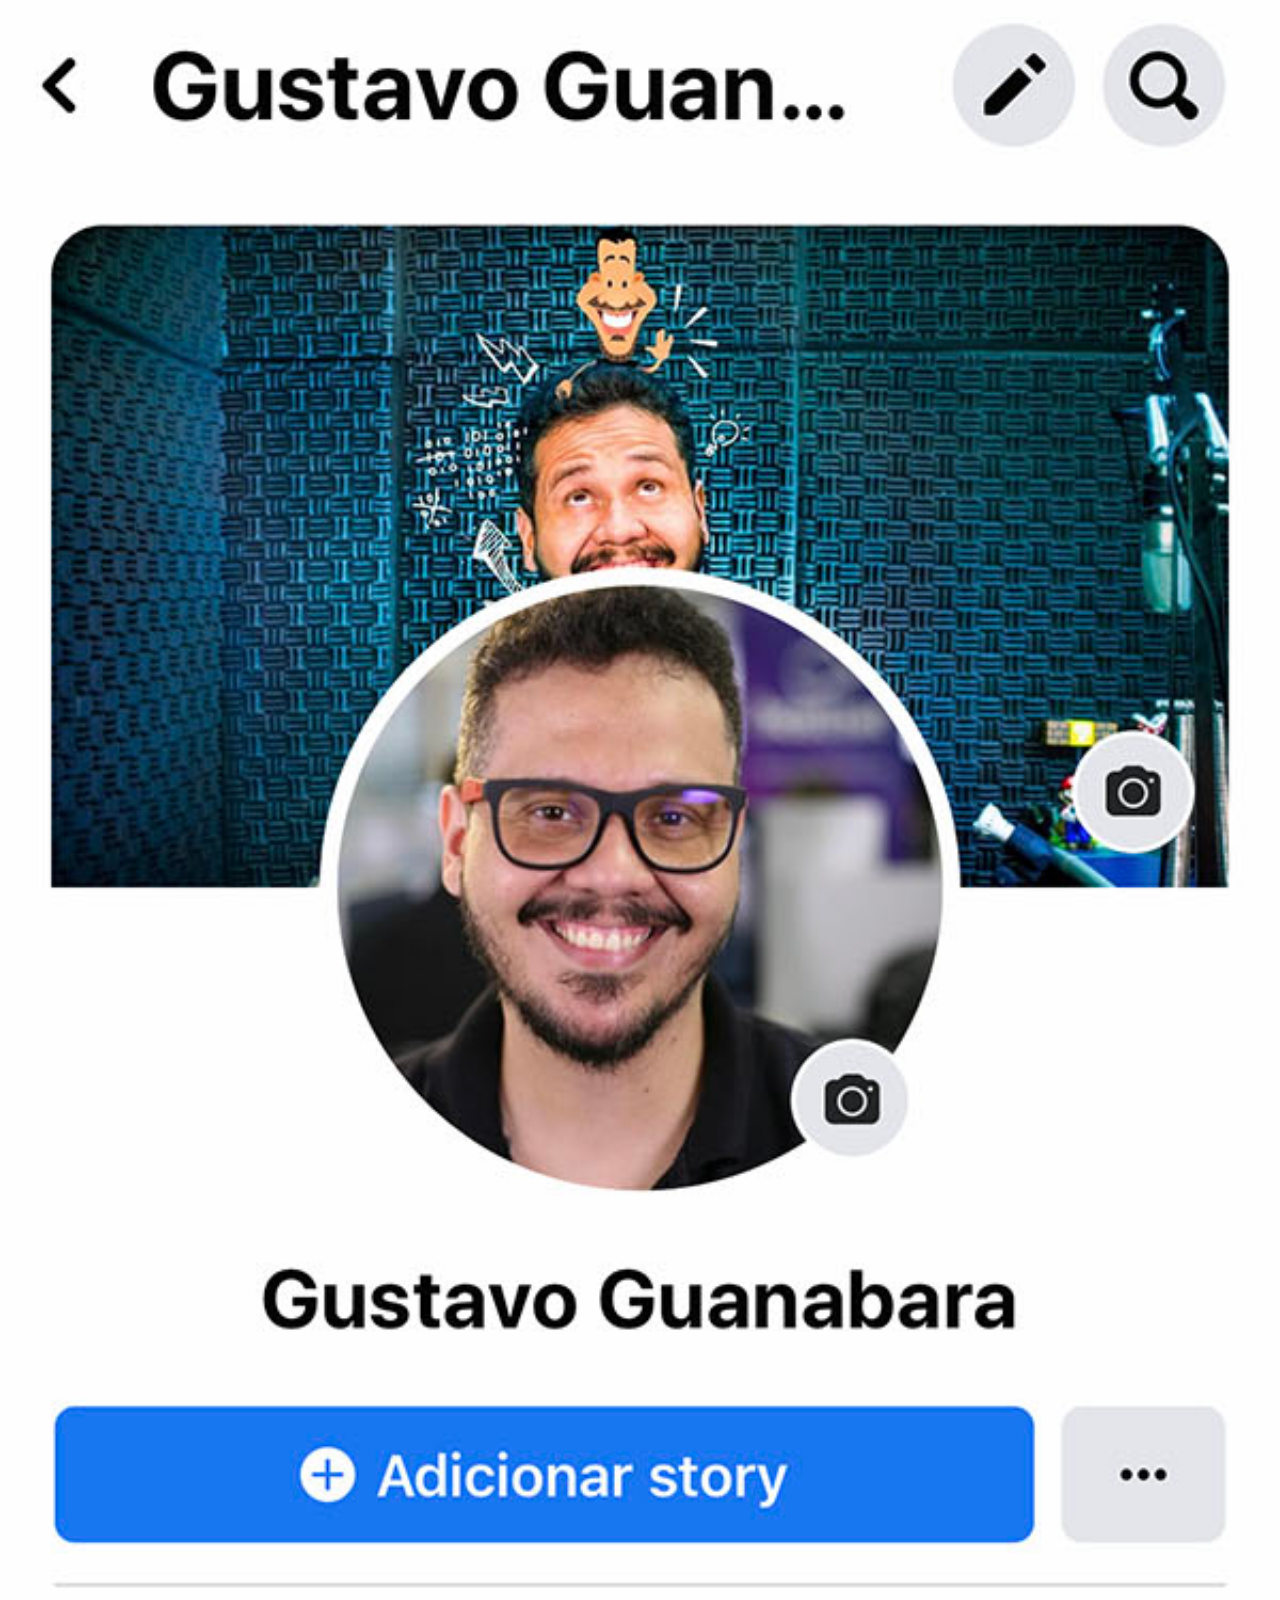
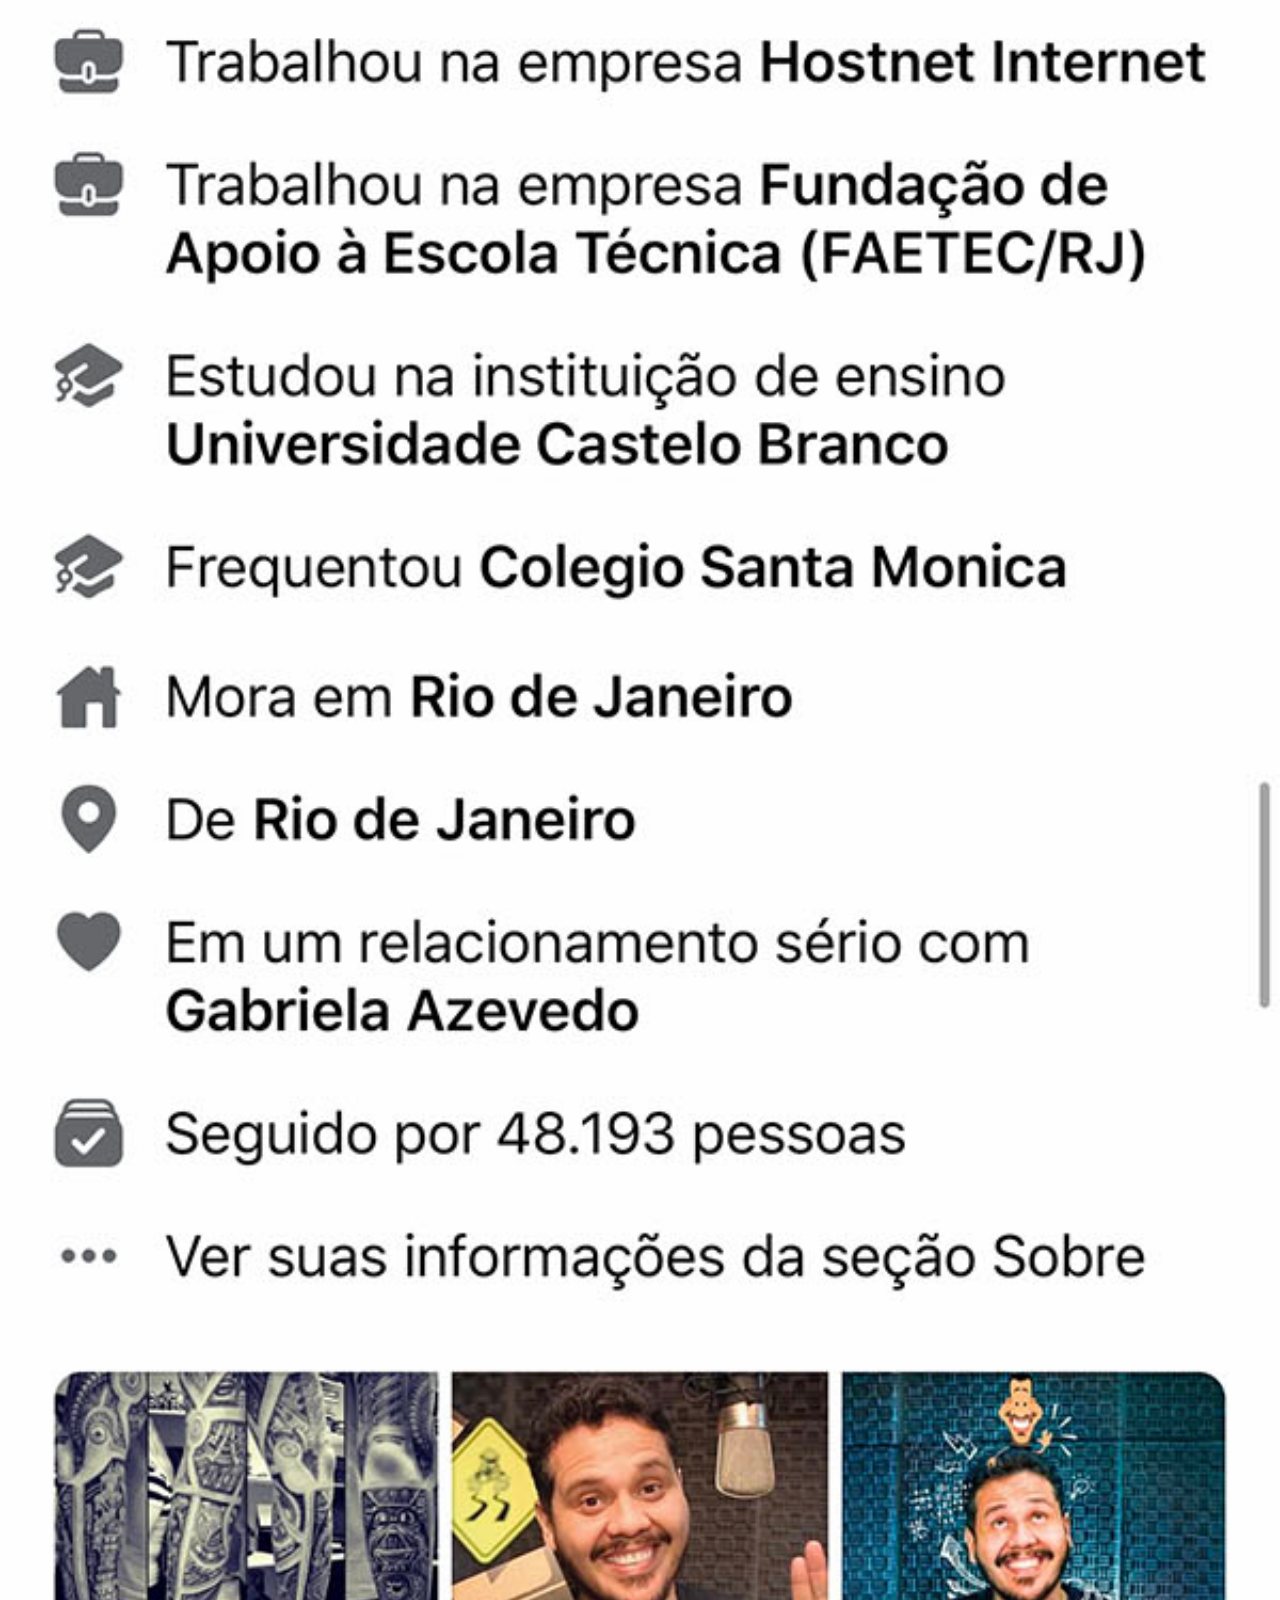
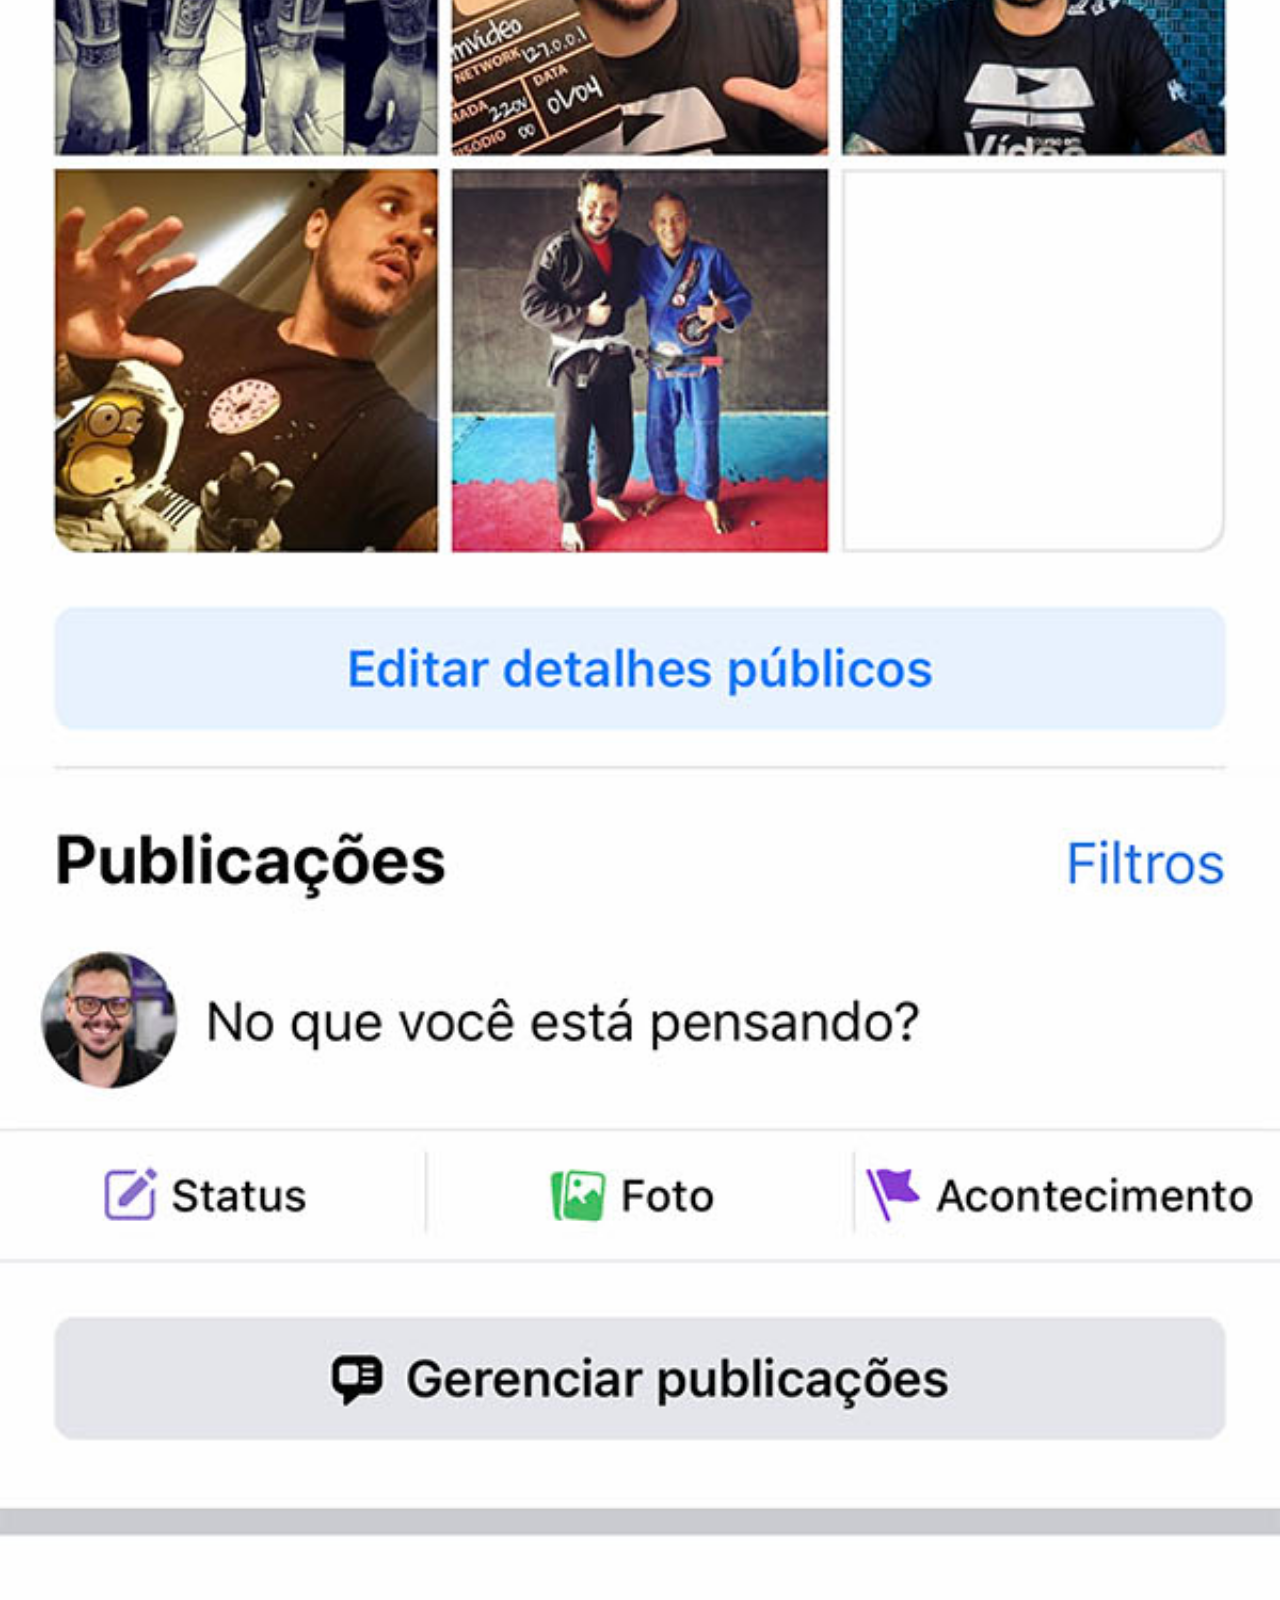
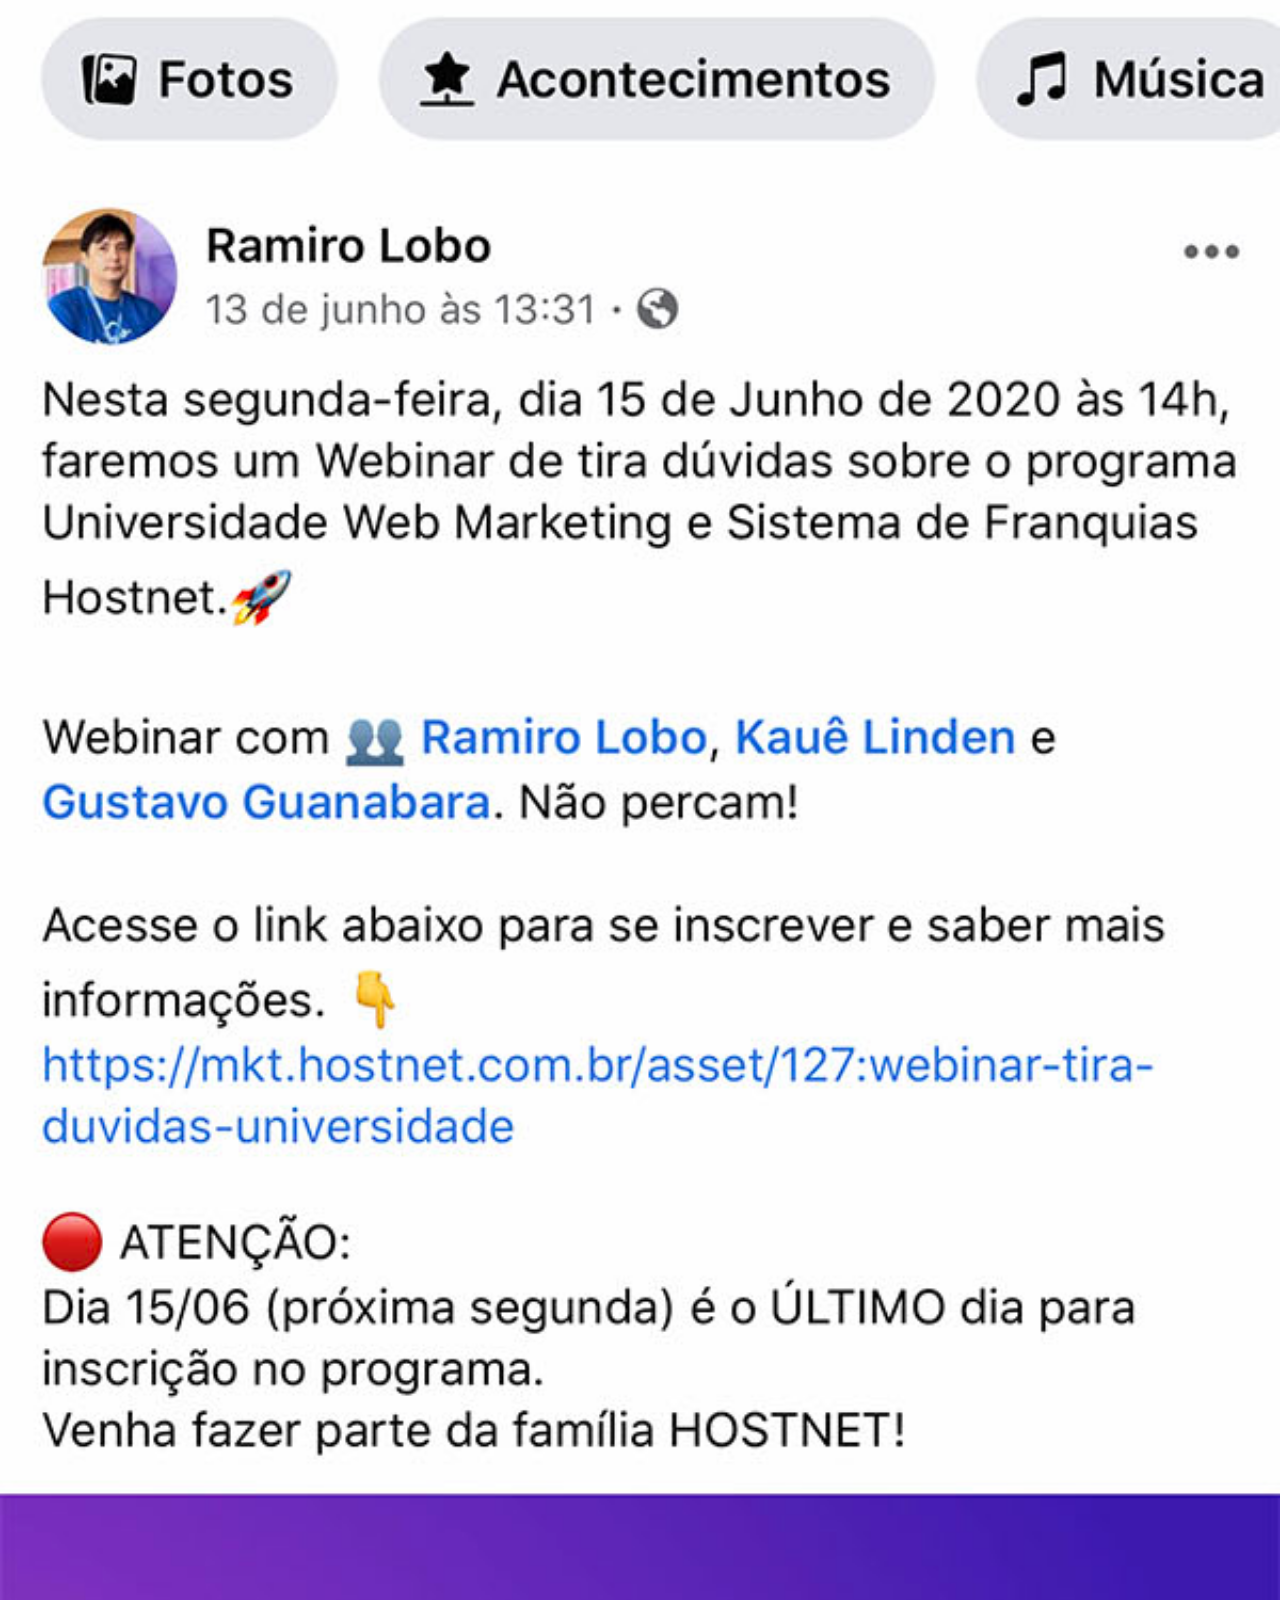
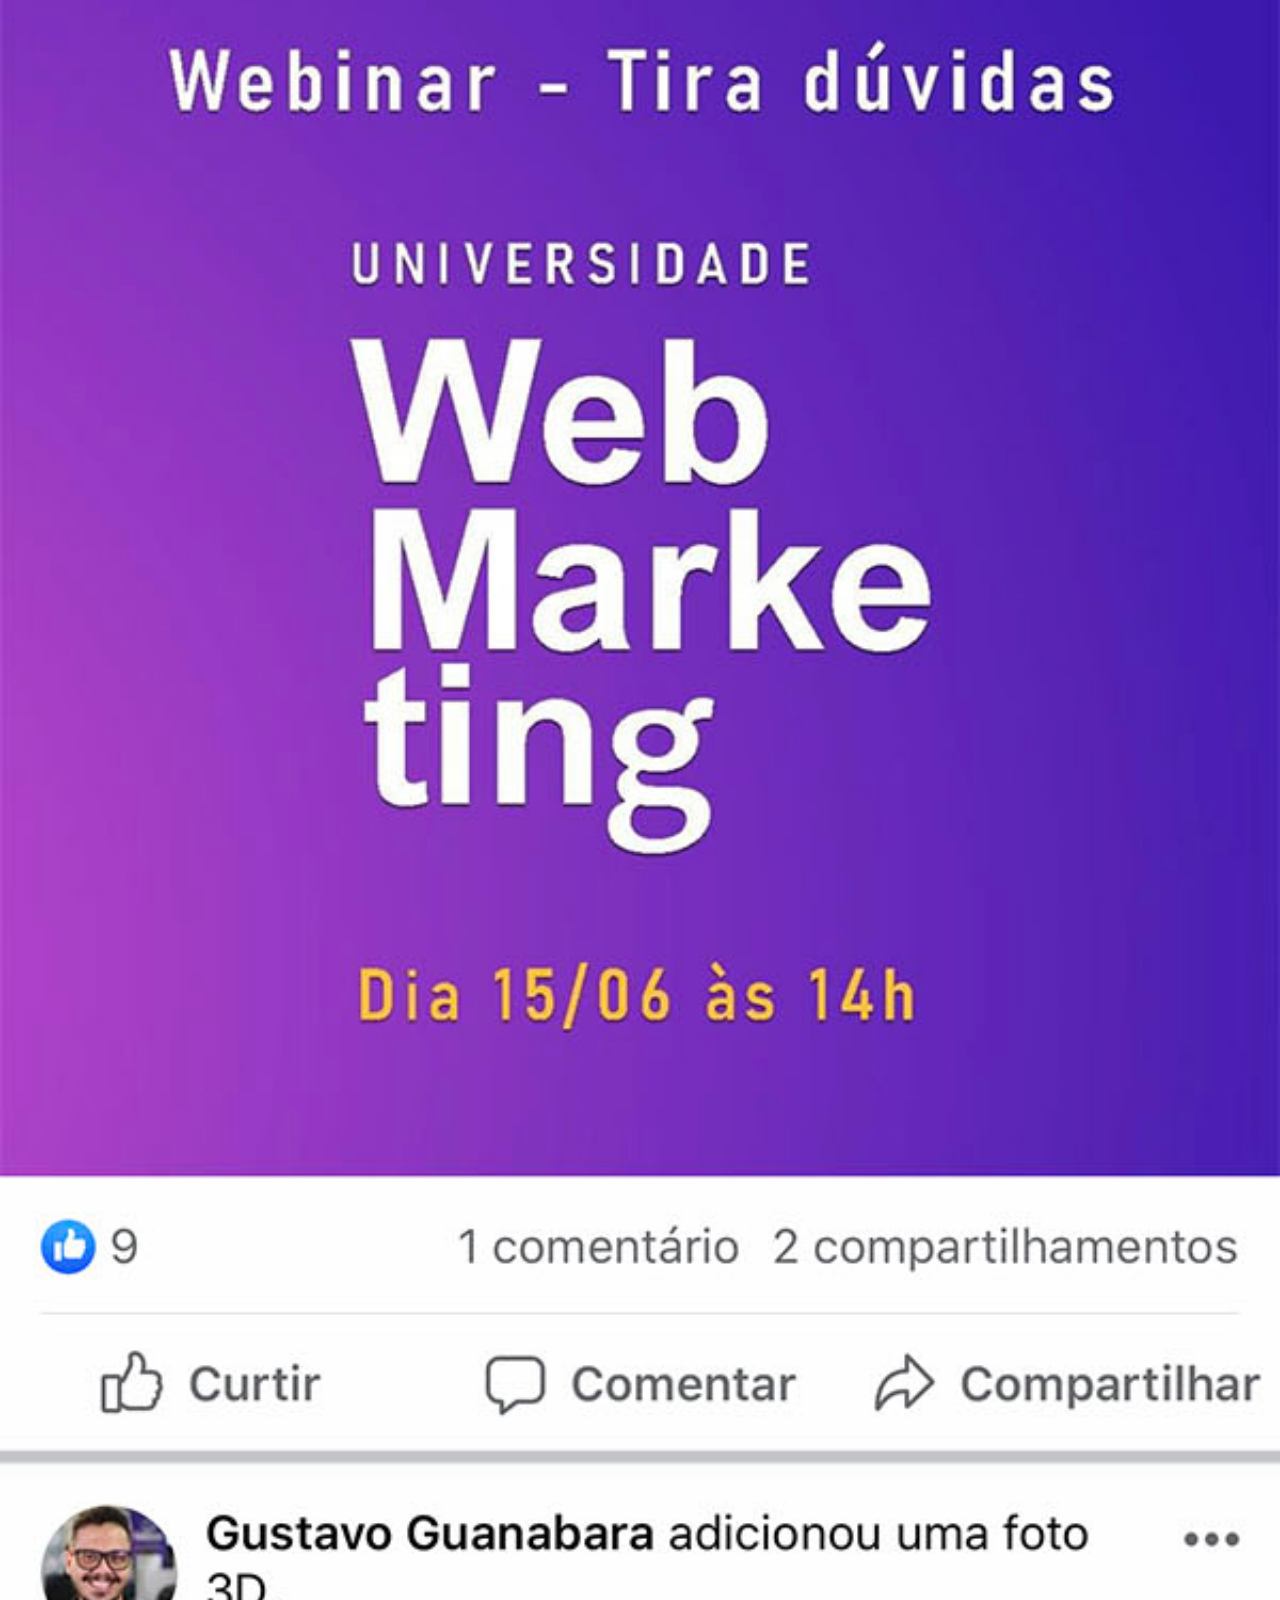
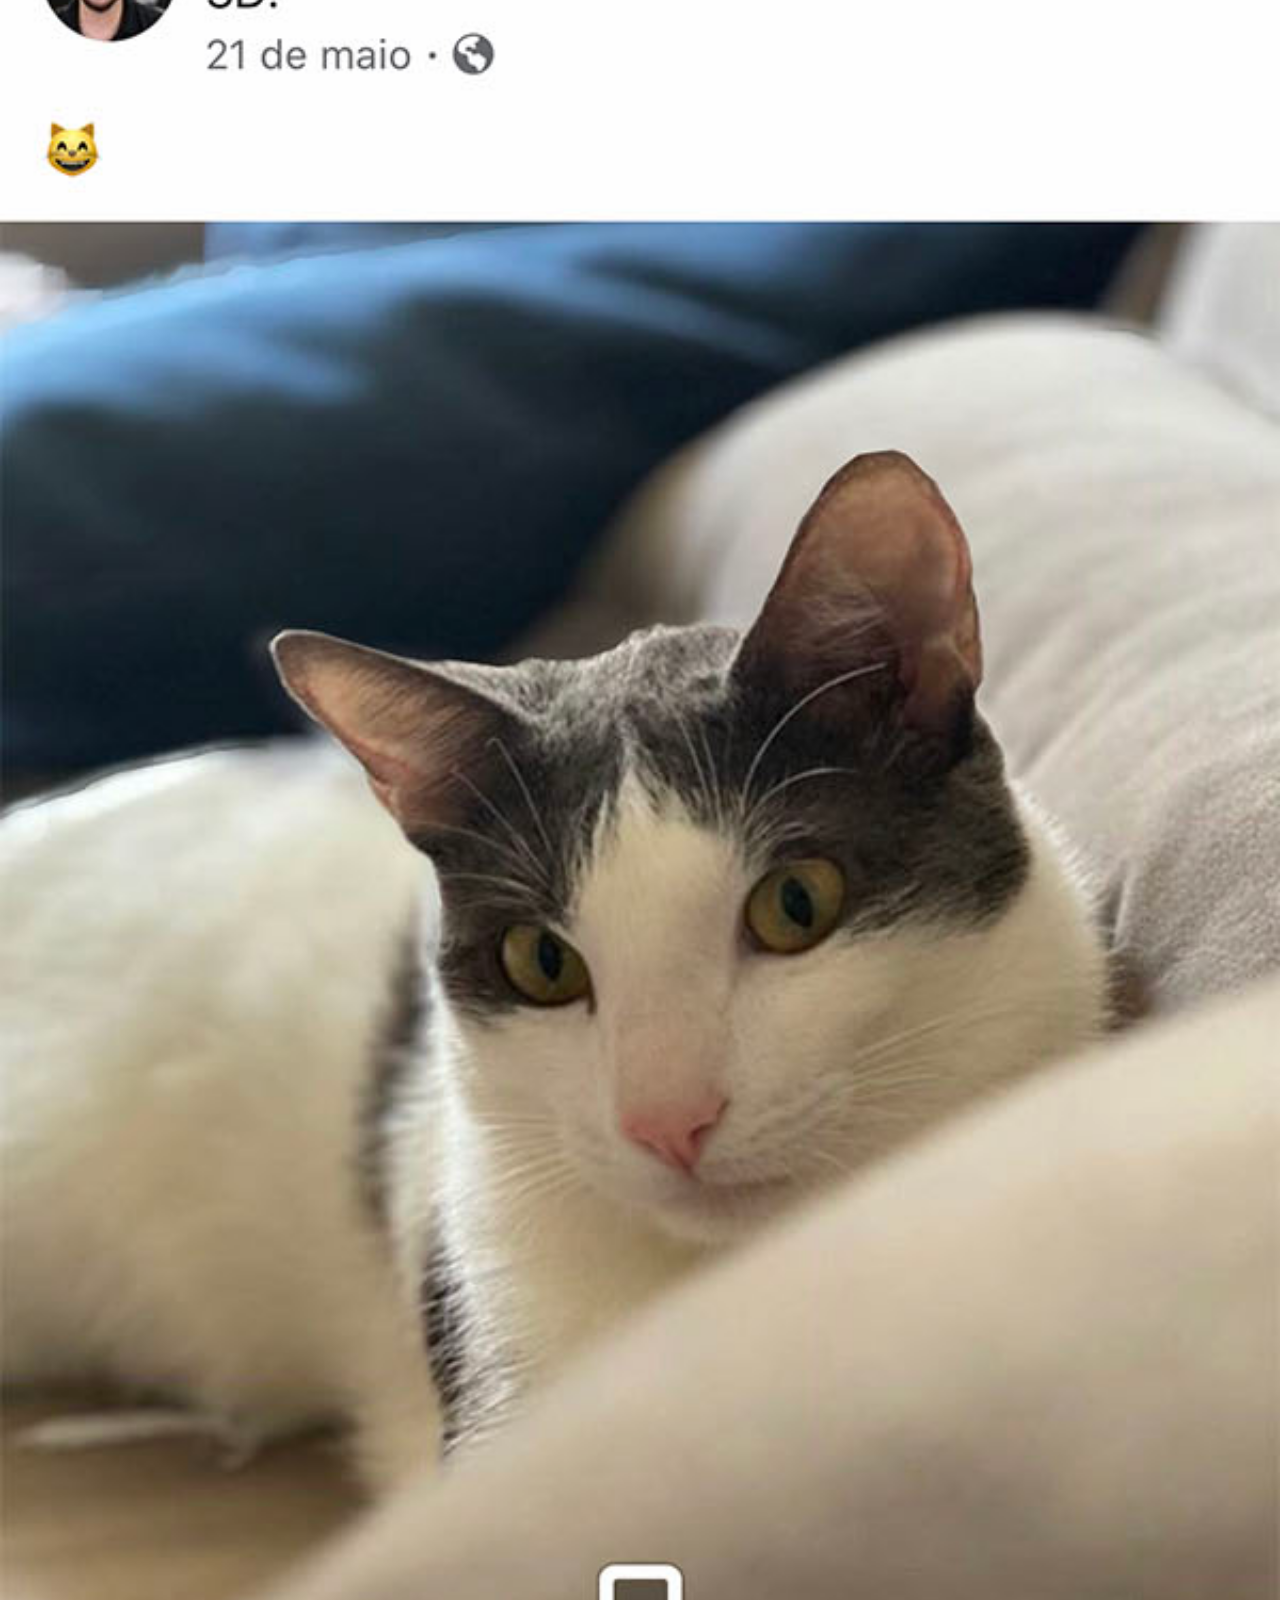
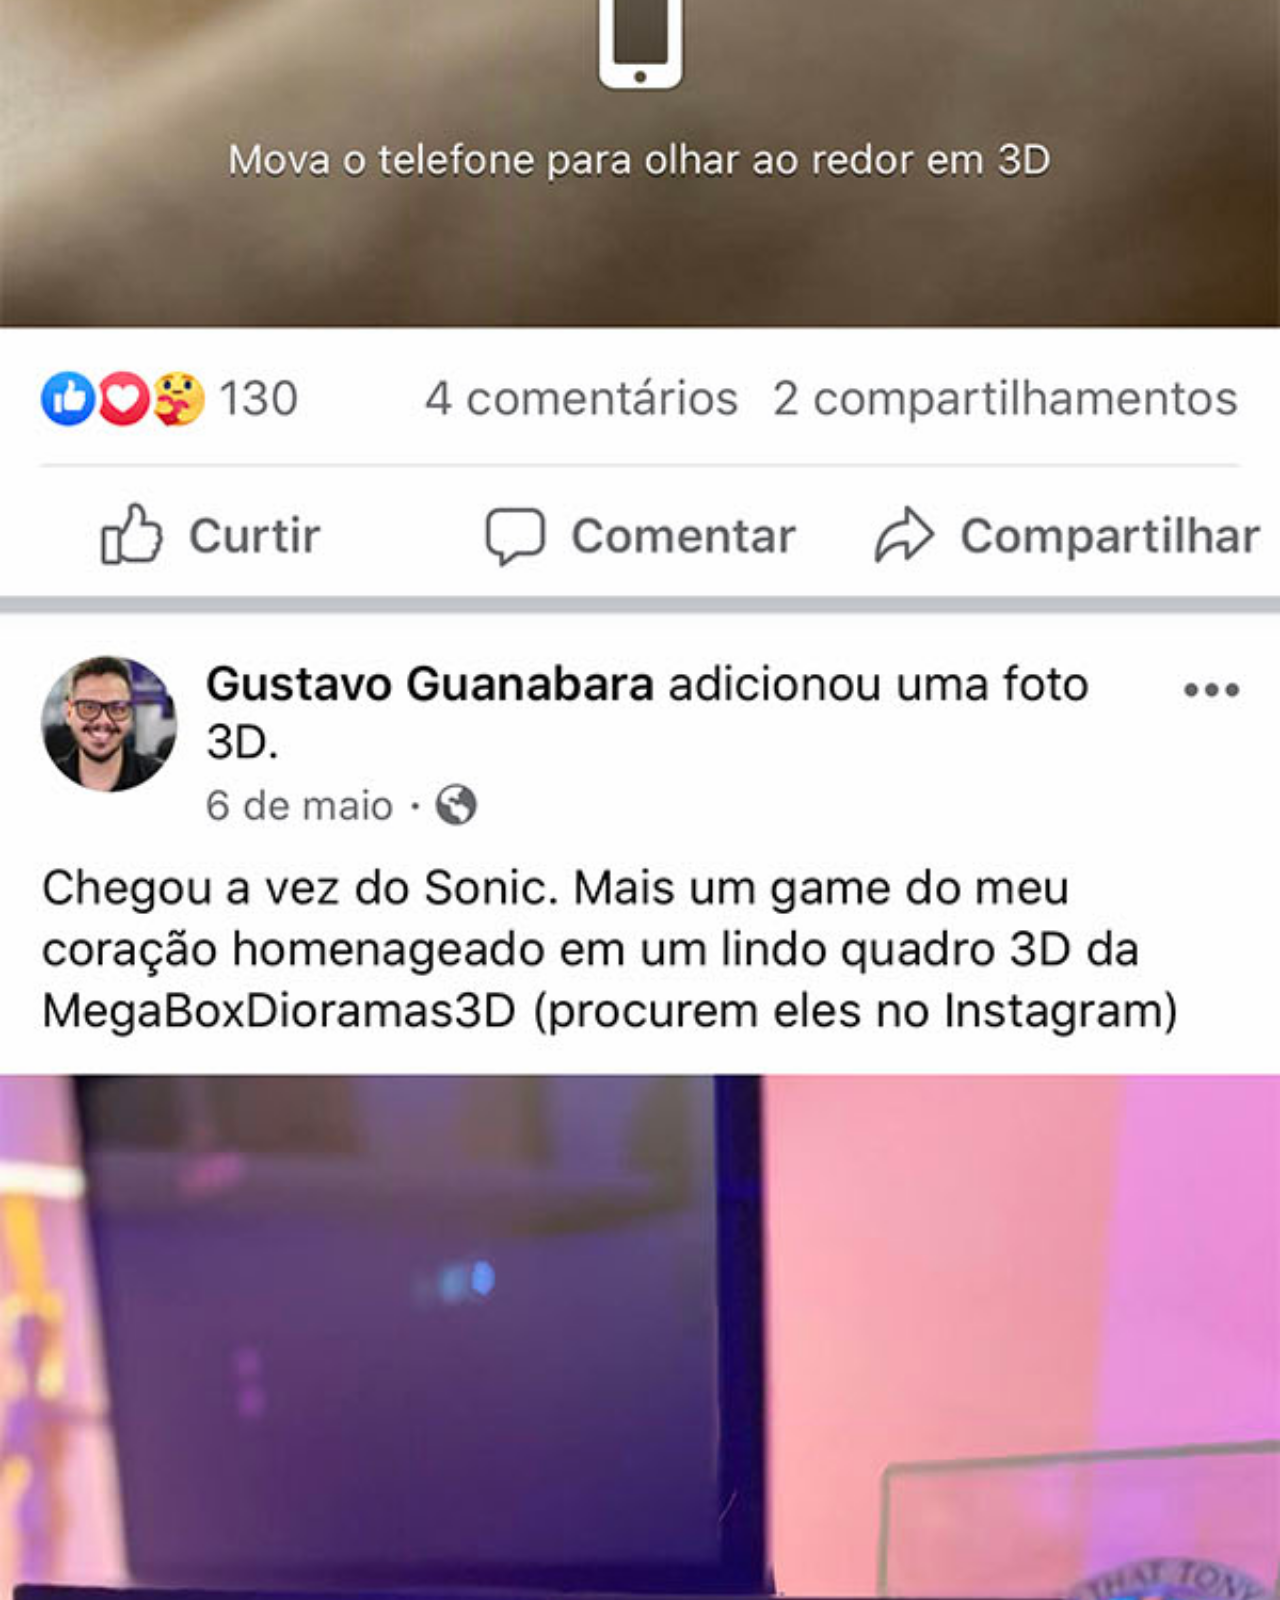
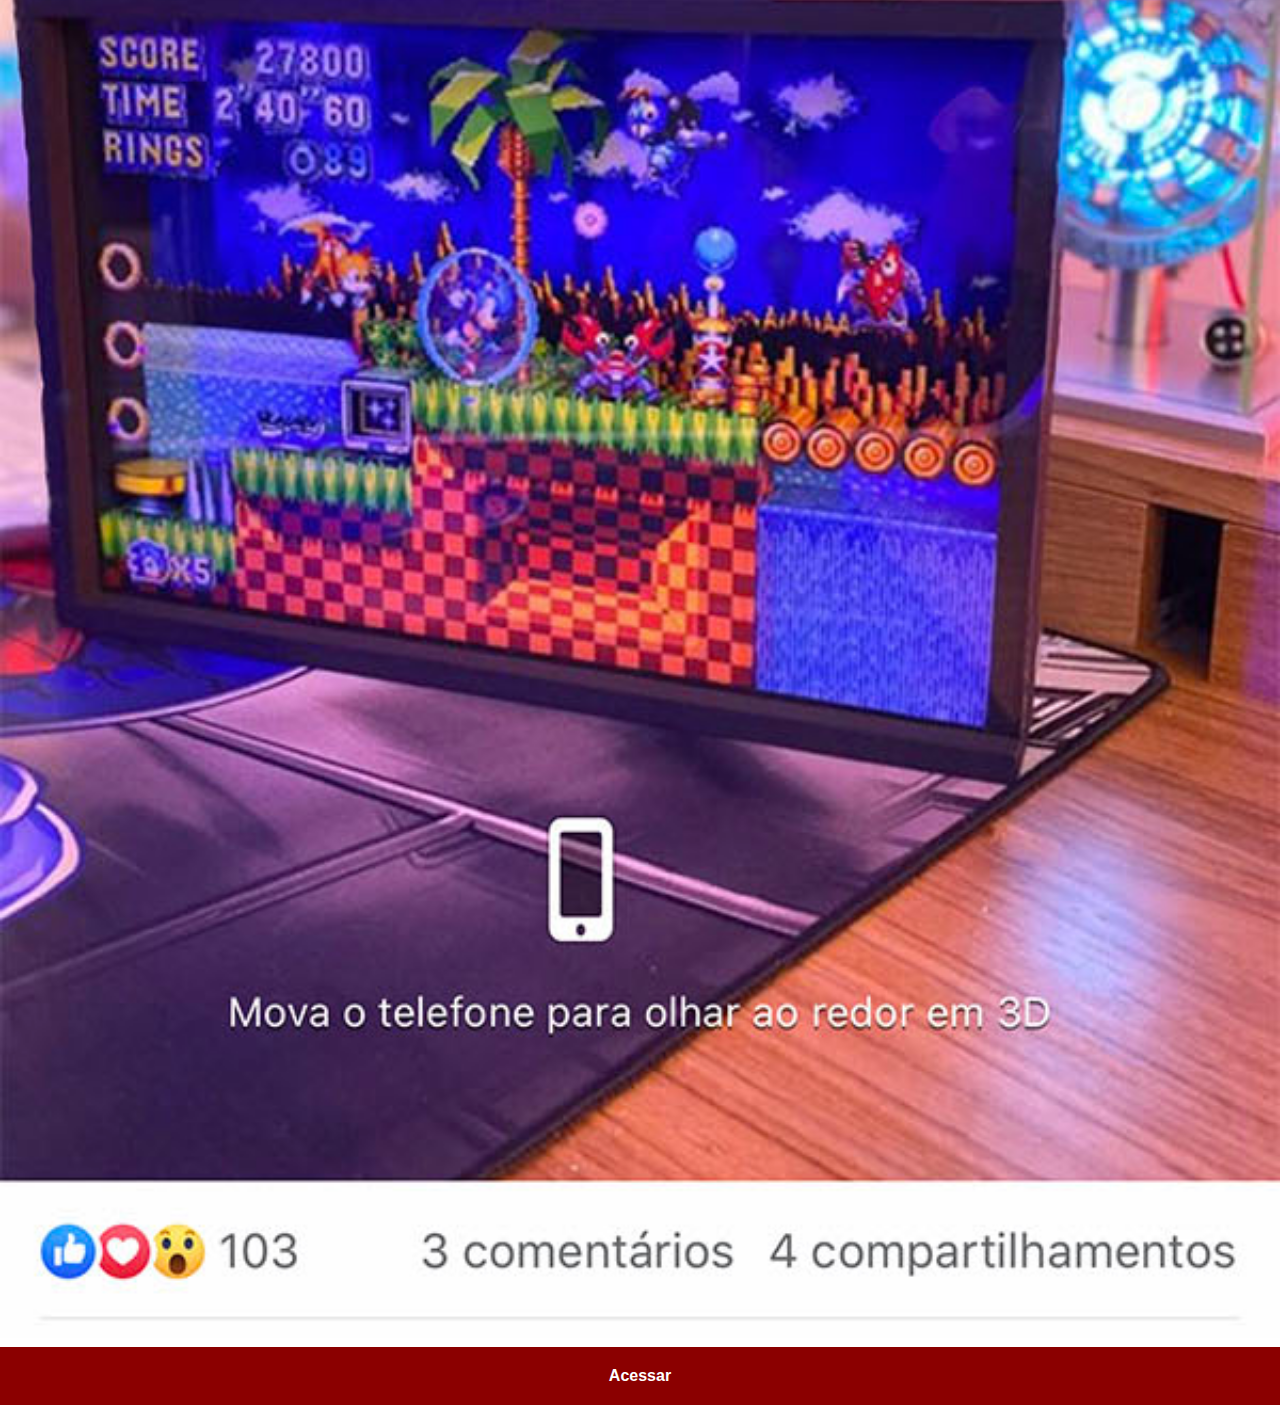
<file: facebook.html>
<!DOCTYPE html>
<html lang="pt-BR">
    <head>
        <meta charset="UTF-8">
        <meta http-equiv="X-UA-Compatible" content="IE=edge">
        <meta name="viewport" content="width=device-width, initial-scale=1.0">
        <title>Facebook</title>
        
        <!-- favicon -->
        <link rel="shortcut icon" href="favicon.ico" type="image/x-icon">

        <!-- css -->
        <link rel="stylesheet" href="css/social.css">
    </head>
    <body>
        <img src="imagens/tela-facebook.jpg" alt="Facebook">
        <a href="https://www.facebook.com/gustavoguanabara" hreflang="pt-BR" rel="external" target="_blank">Acessar</a>
    </body>
</html>
</file>
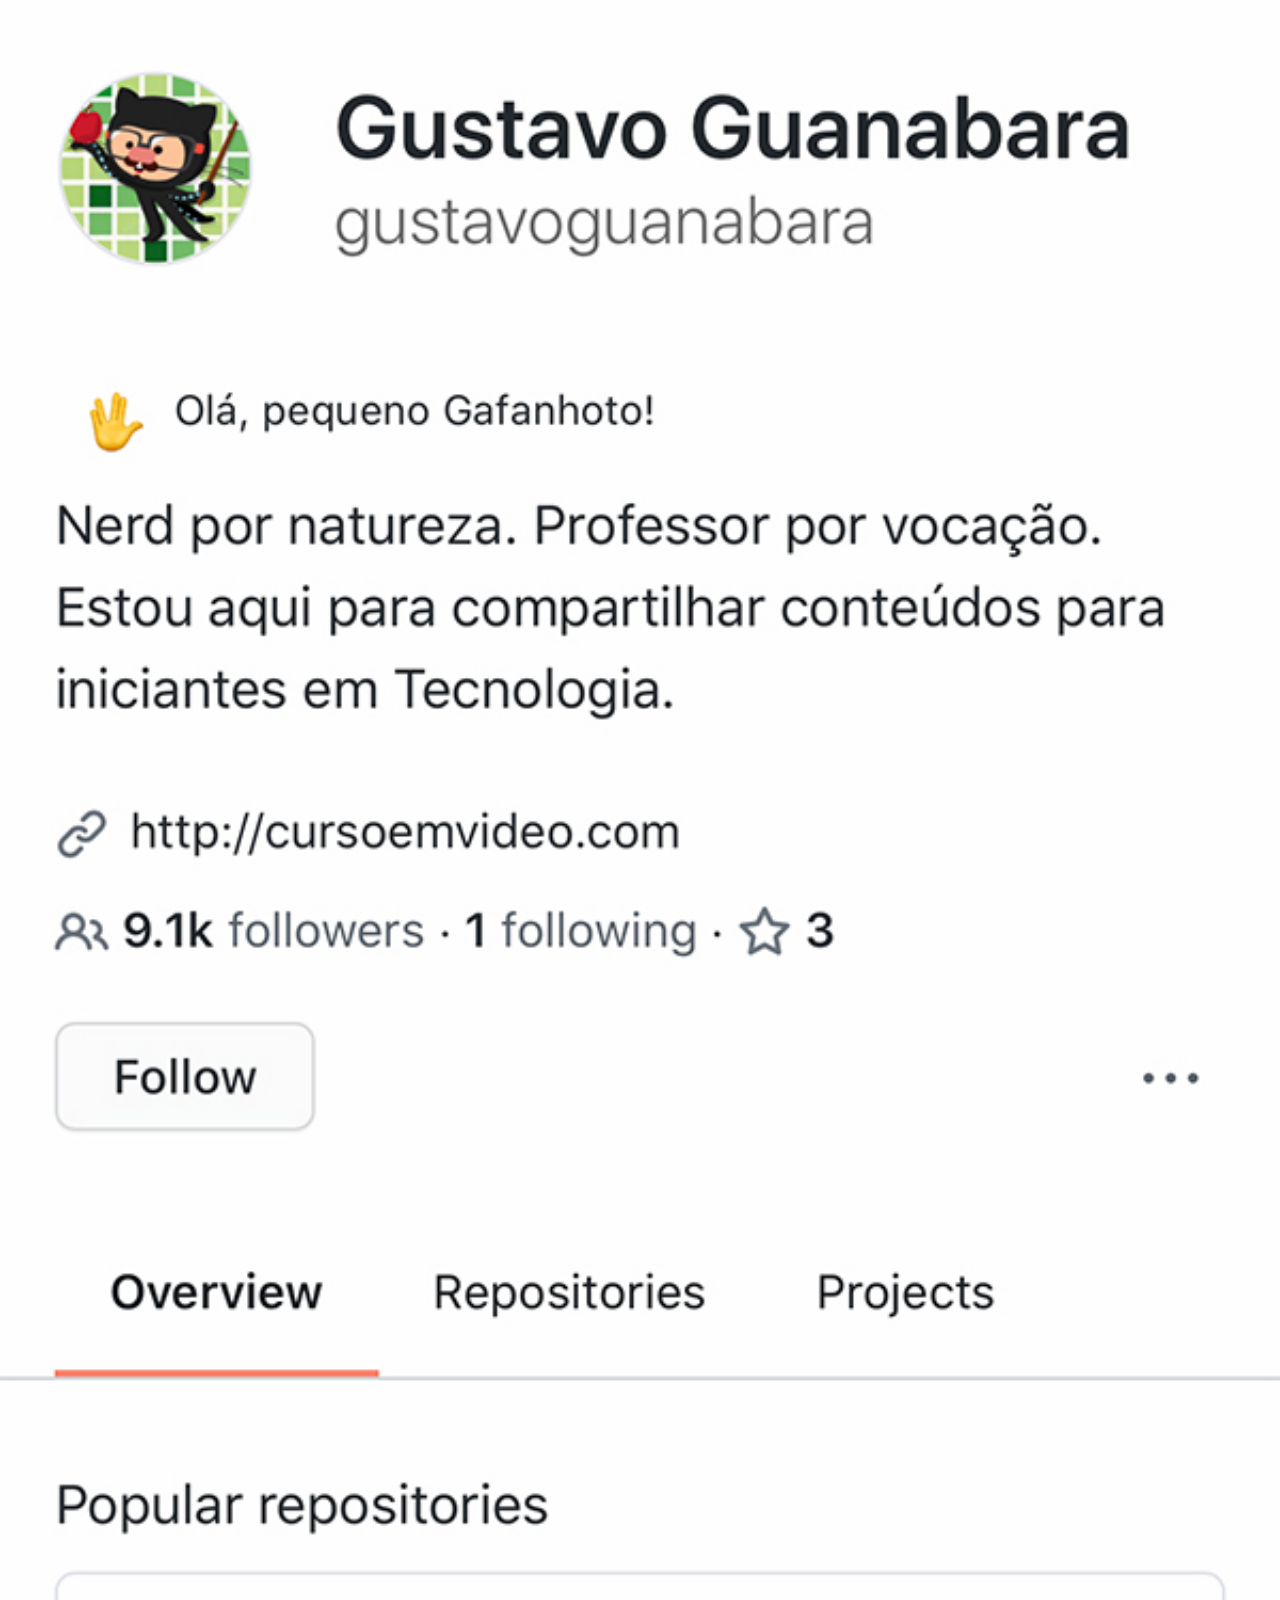
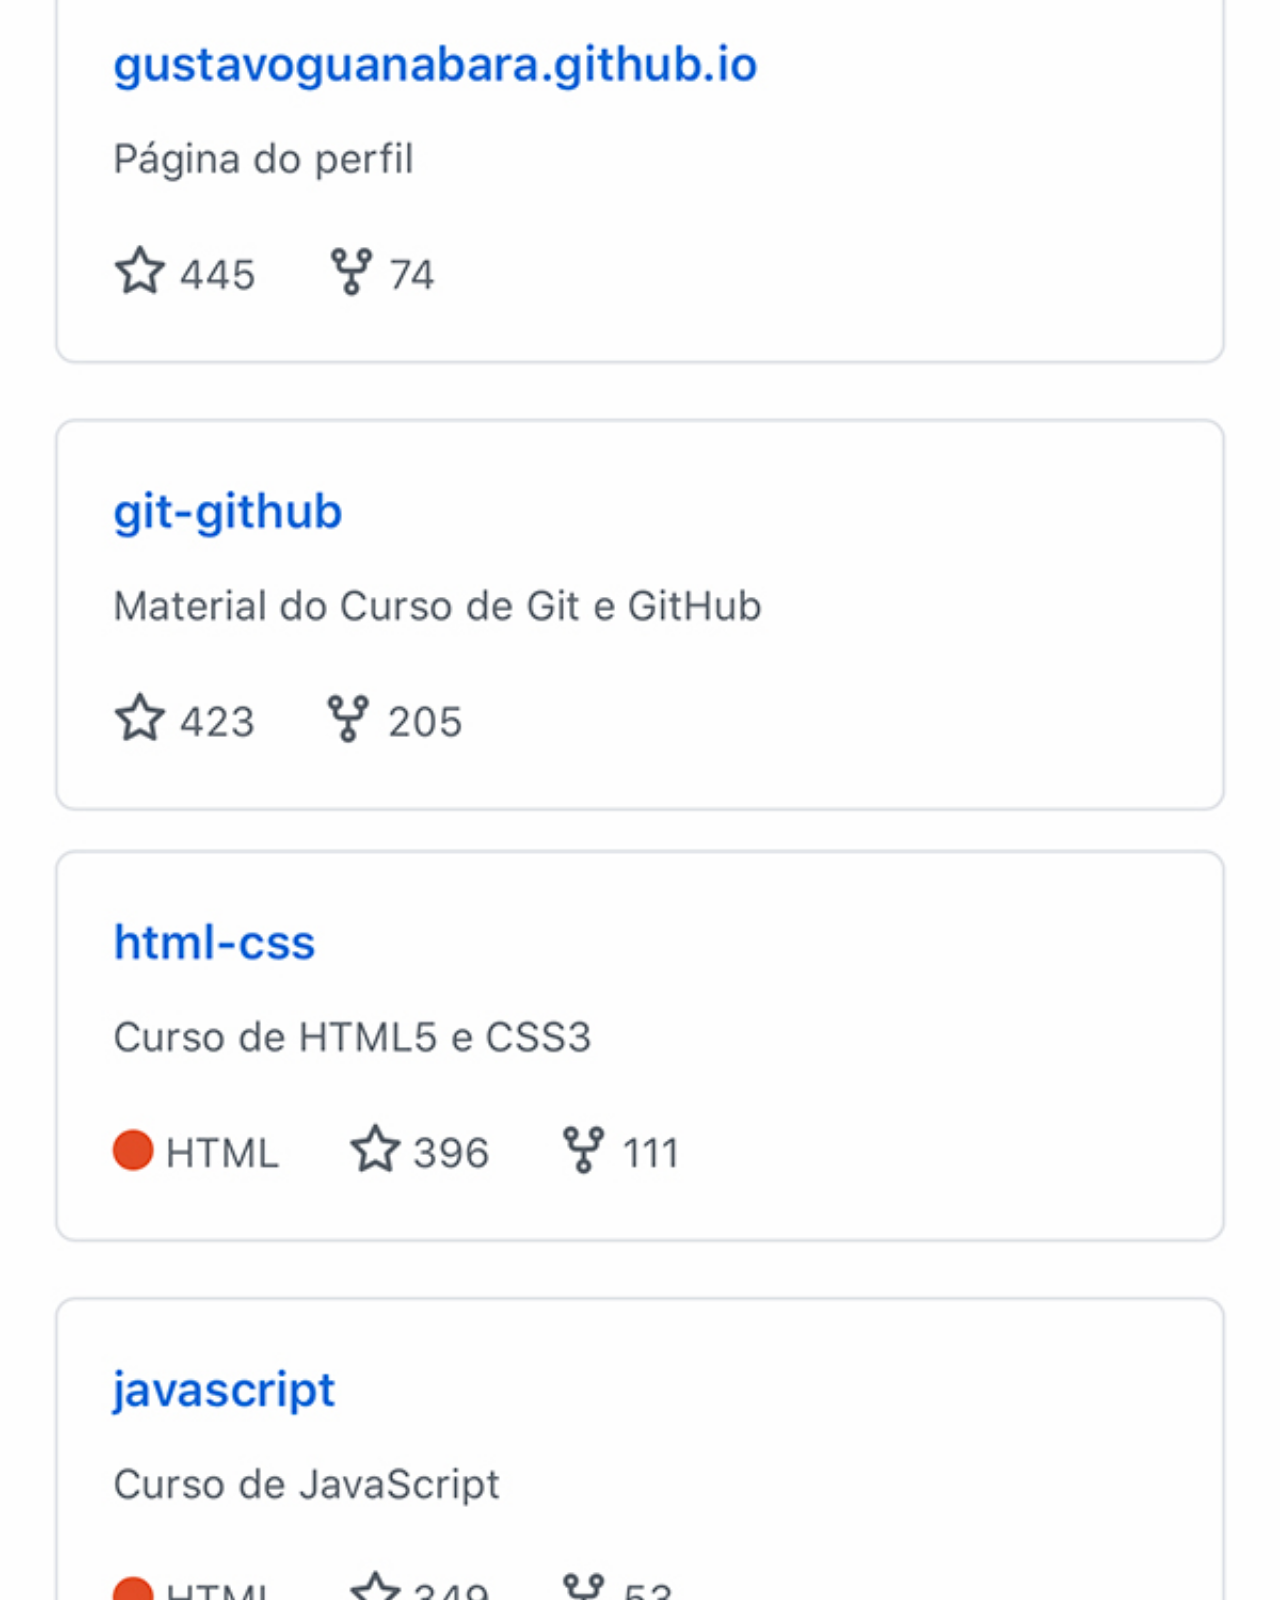
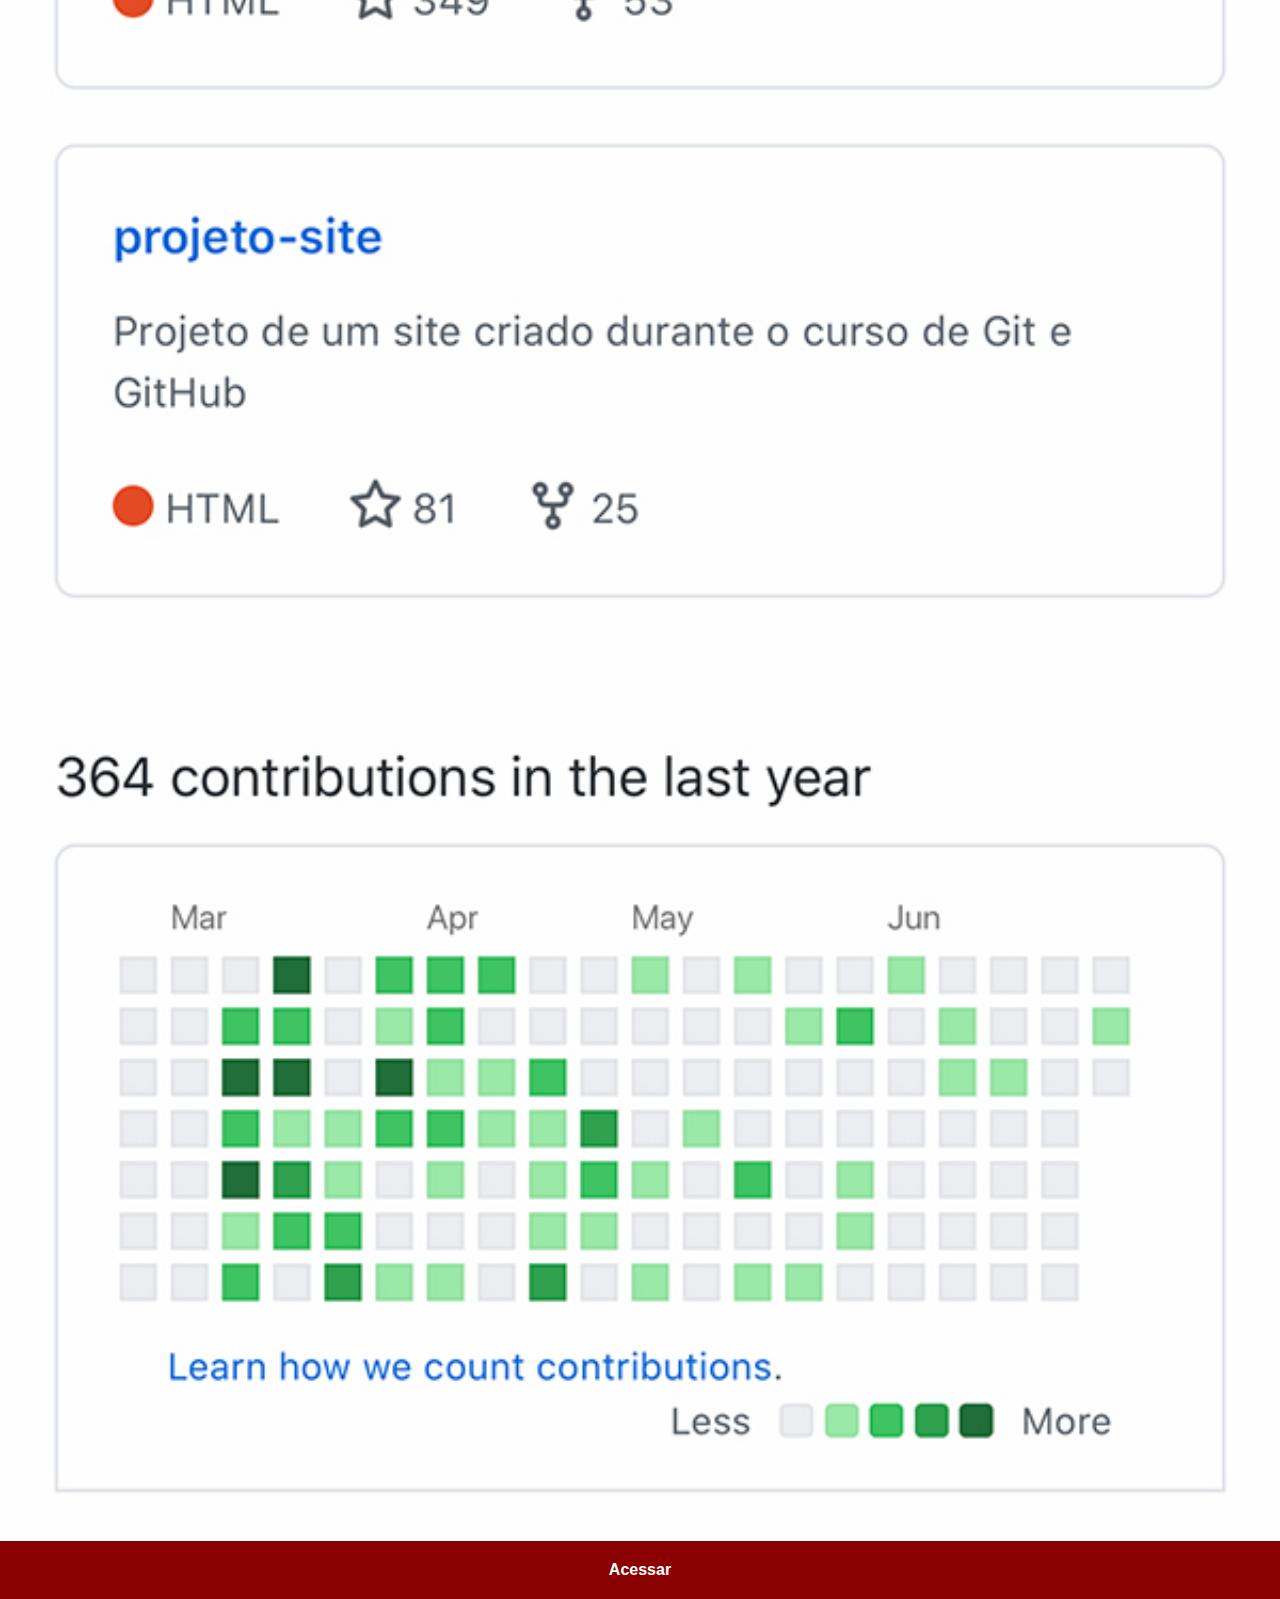
<file: github.html>
<!DOCTYPE html>
<html lang="pt-BR">
    <head>
        <meta charset="UTF-8">
        <meta http-equiv="X-UA-Compatible" content="IE=edge">
        <meta name="viewport" content="width=device-width, initial-scale=1.0">
        <title>GitHub</title>
        
        <!-- favicon -->
        <link rel="shortcut icon" href="favicon.ico" type="image/x-icon">

        <!-- css -->
        <link rel="stylesheet" href="css/social.css">
    </head>
    <body>
        <img src="imagens/tela-github.jpg" alt="GitHub">
        <a href="https://github.com/gustavoguanabara" hreflang="pt-BR" rel="external" target="_blank">Acessar</a>
    </body>
</html>
</file>
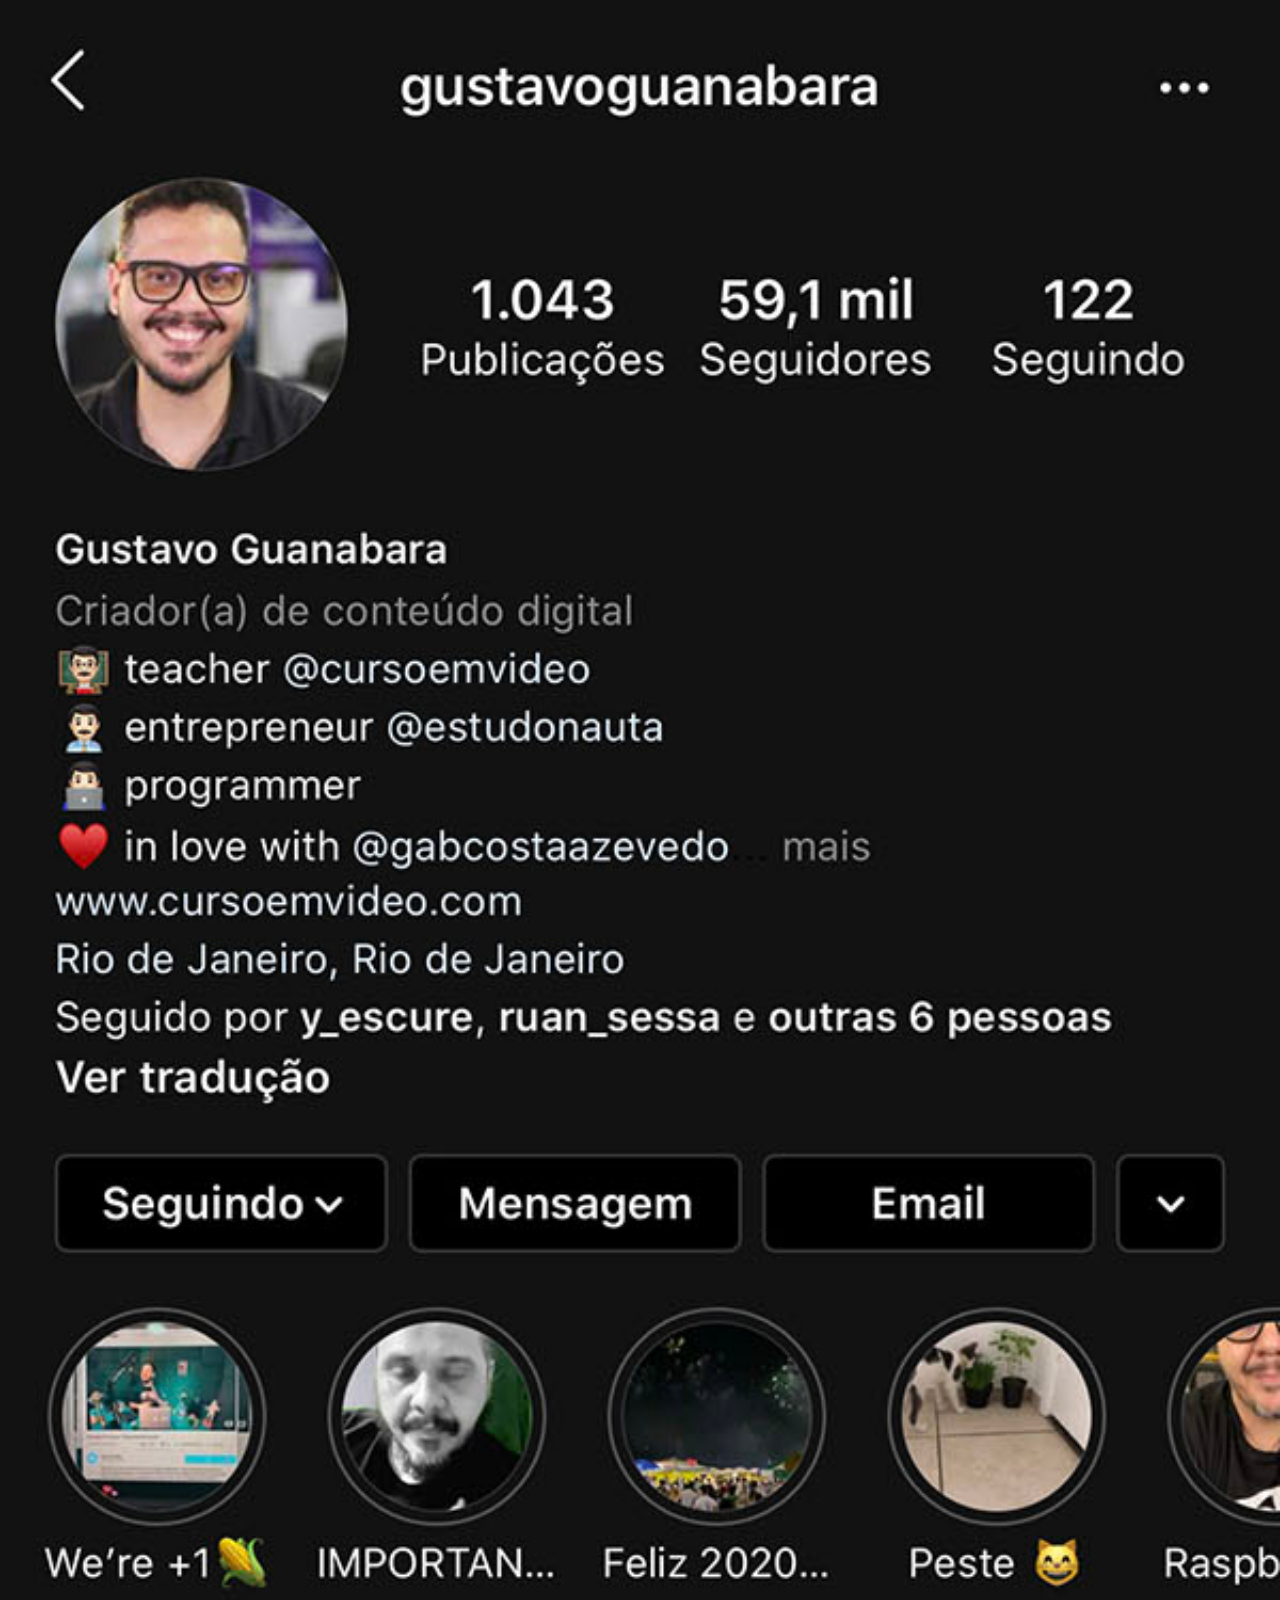
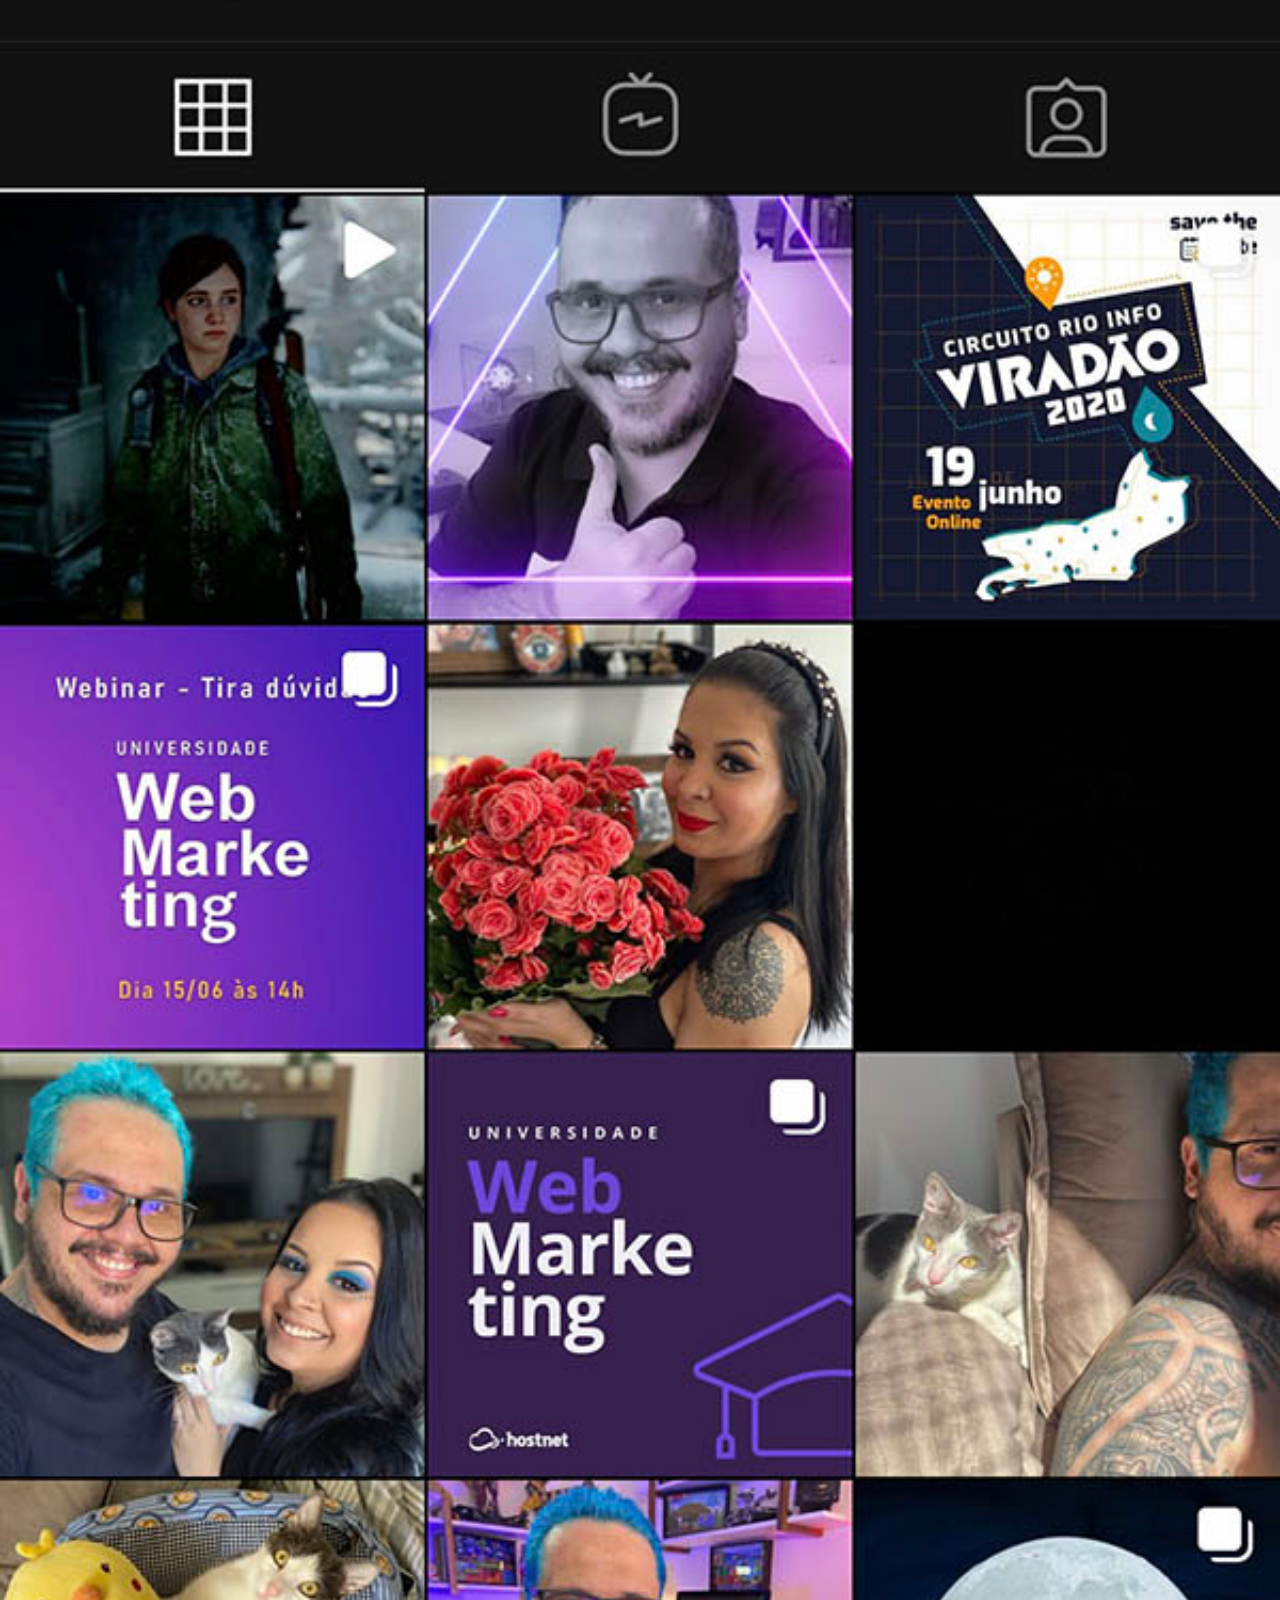
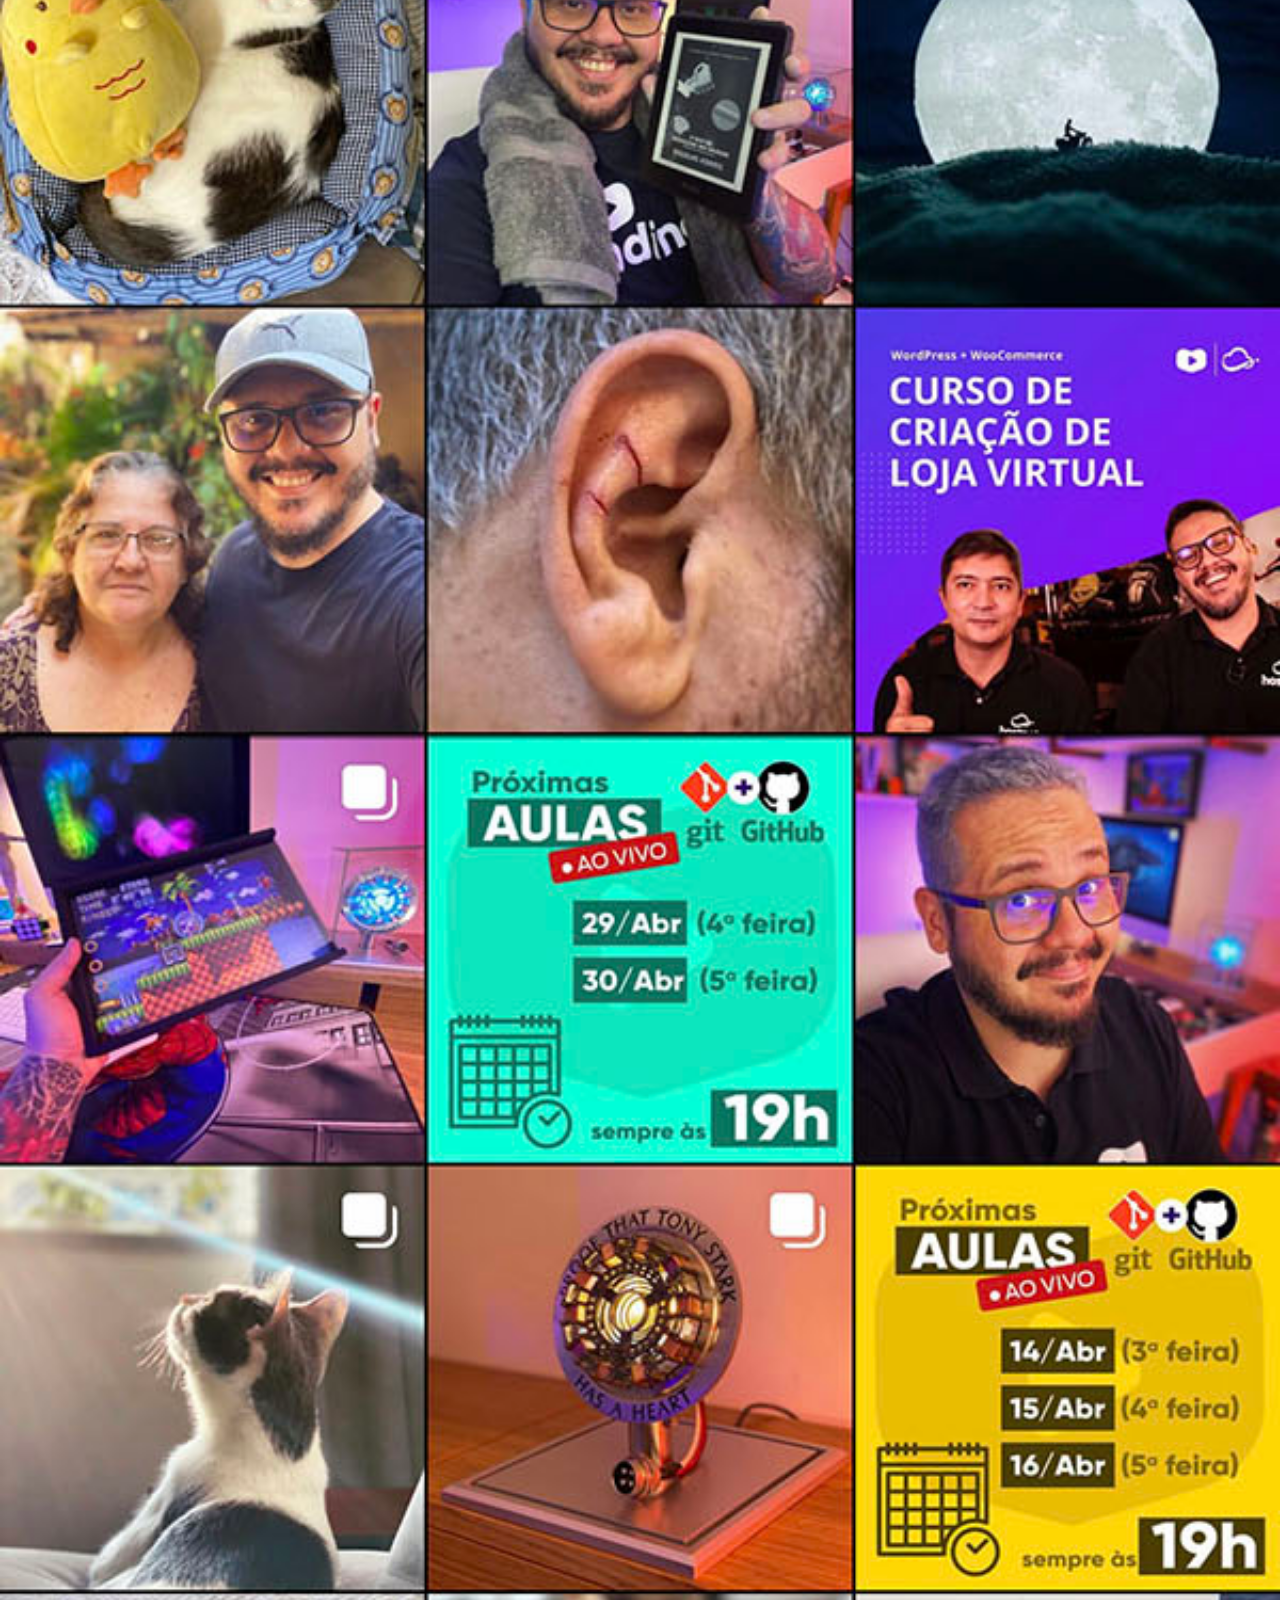
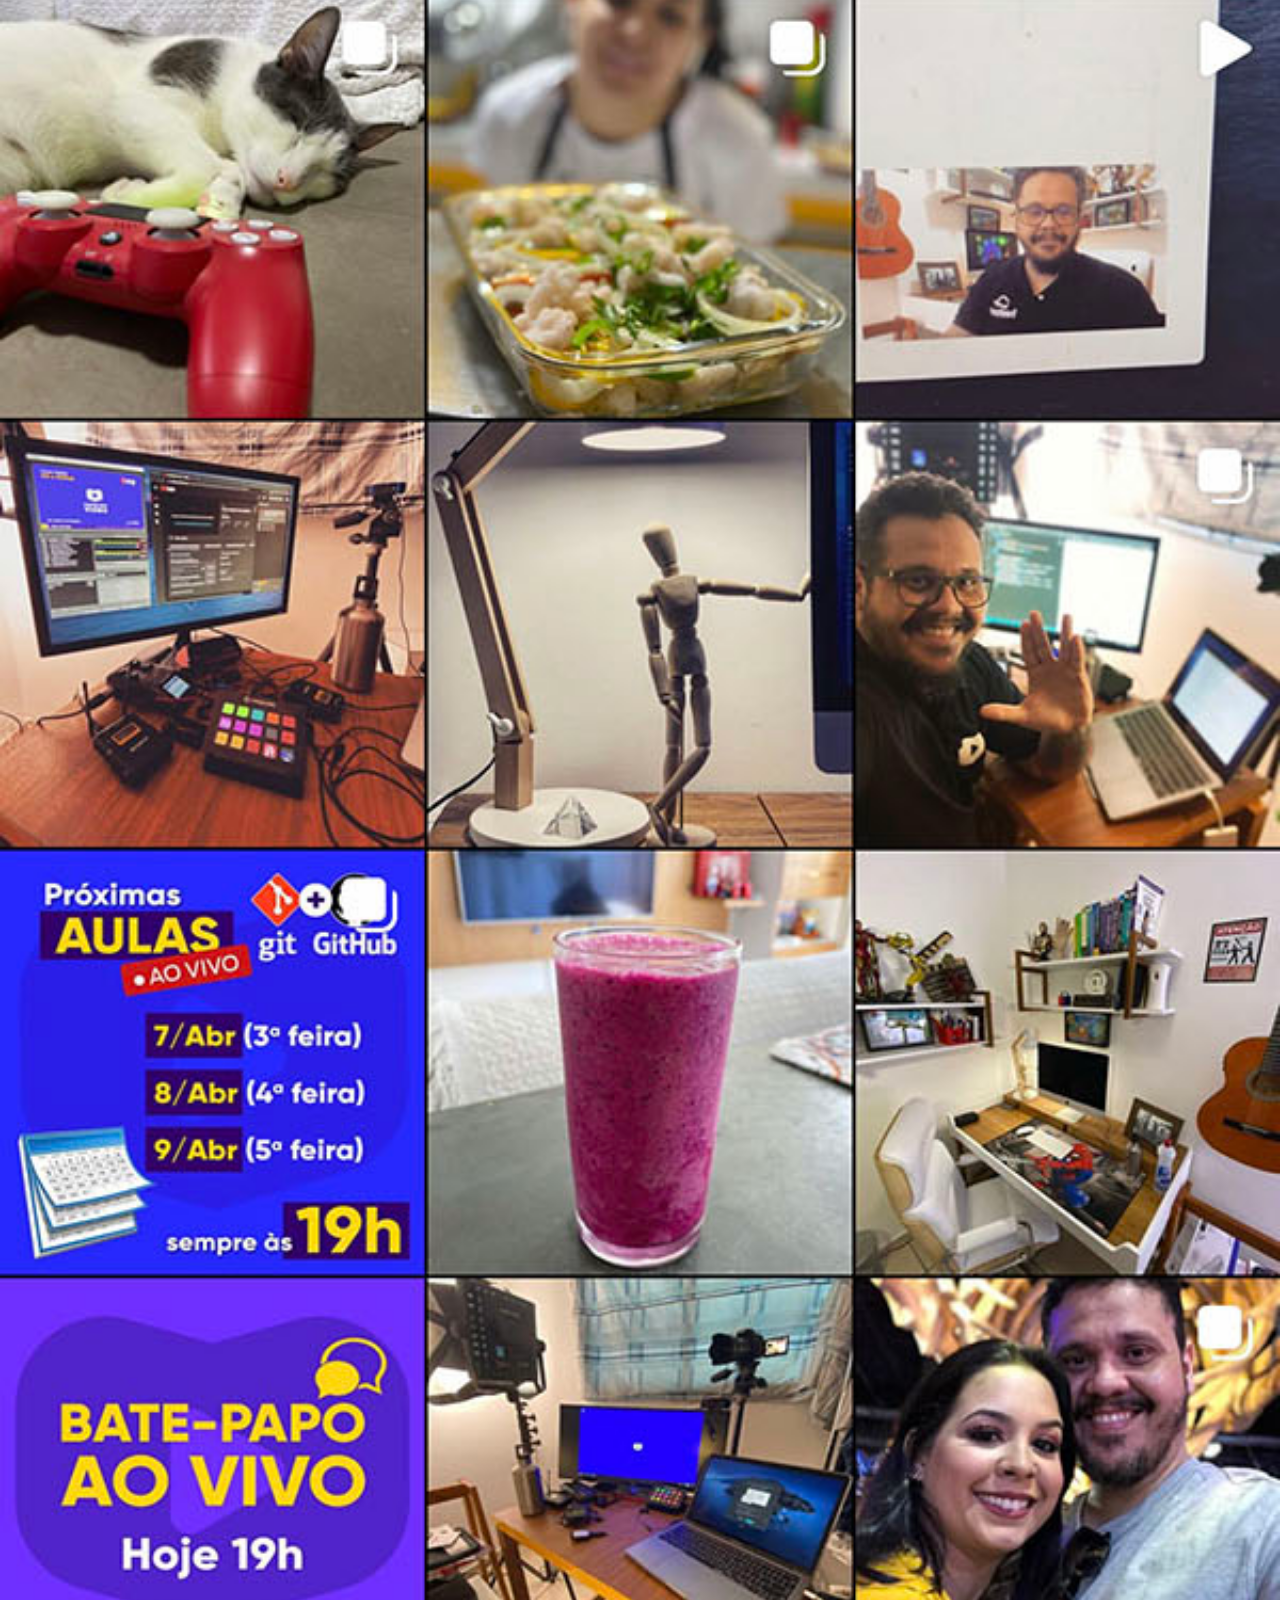
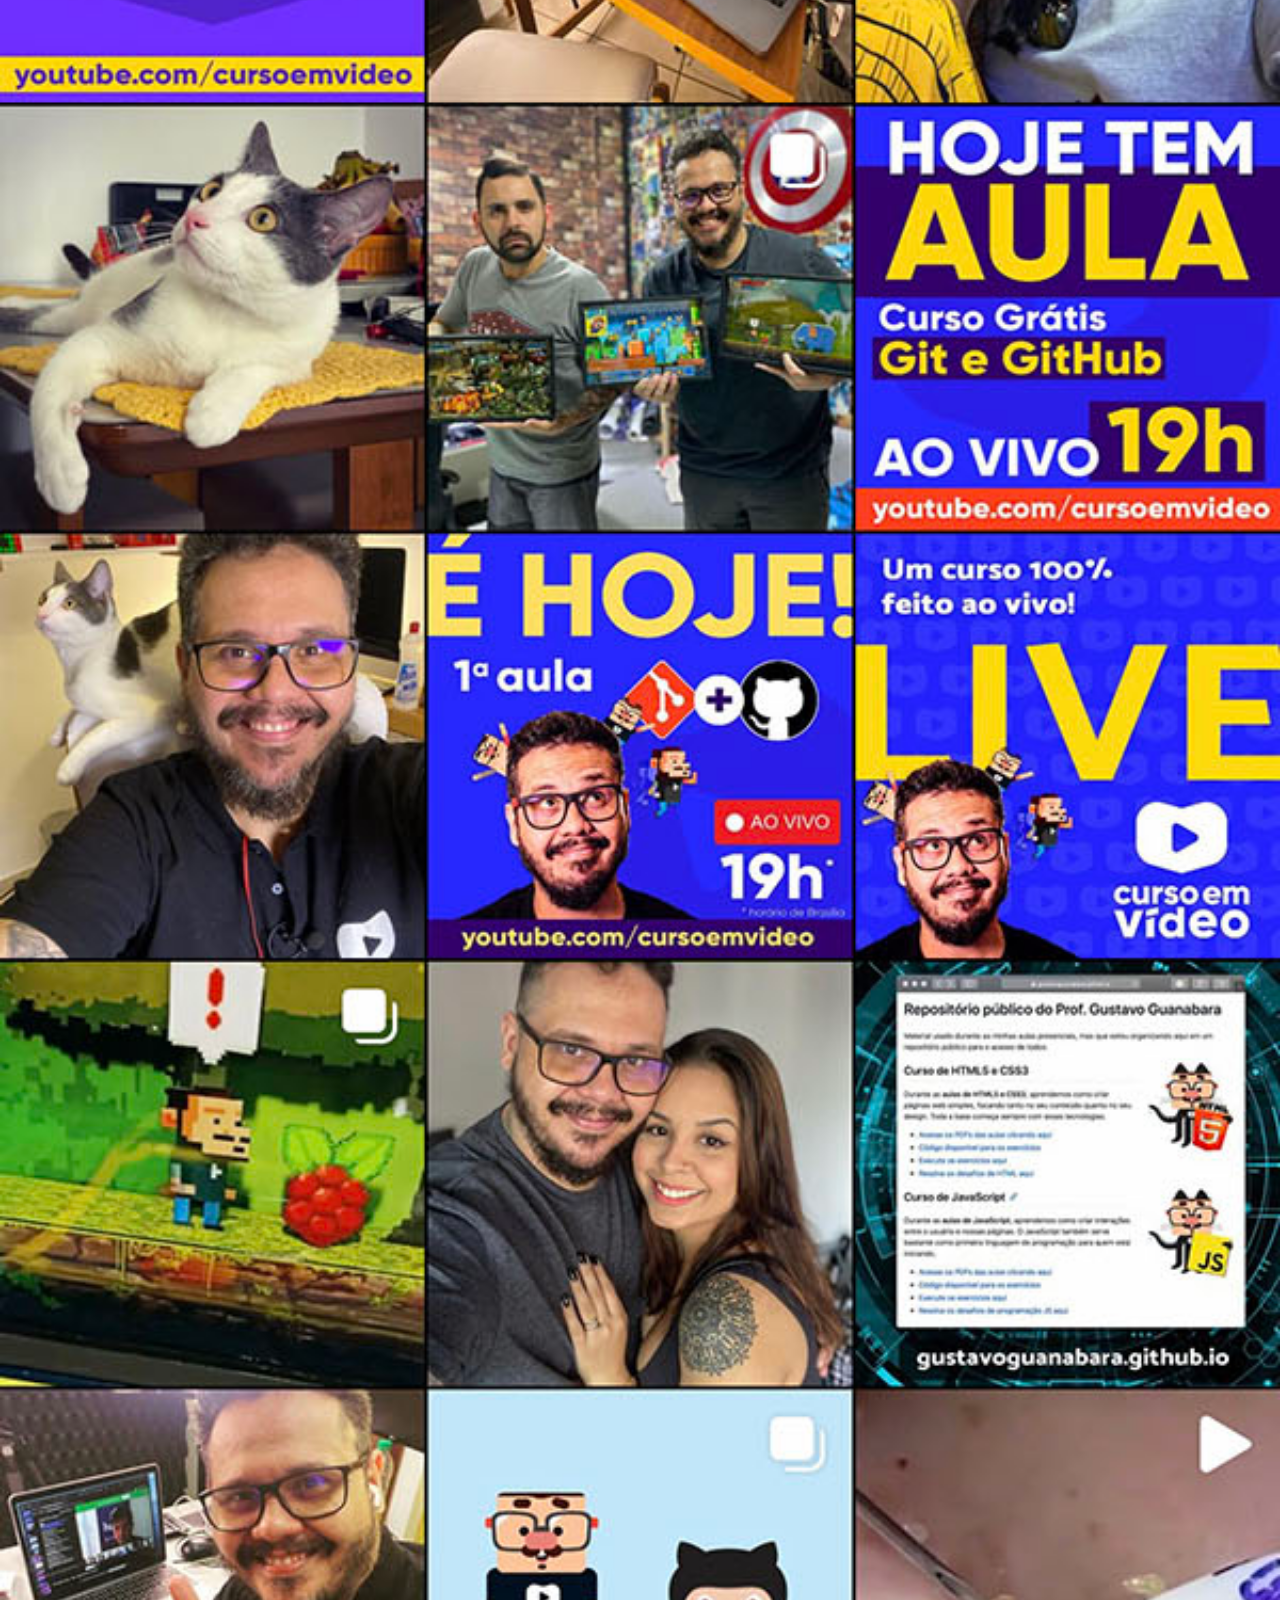
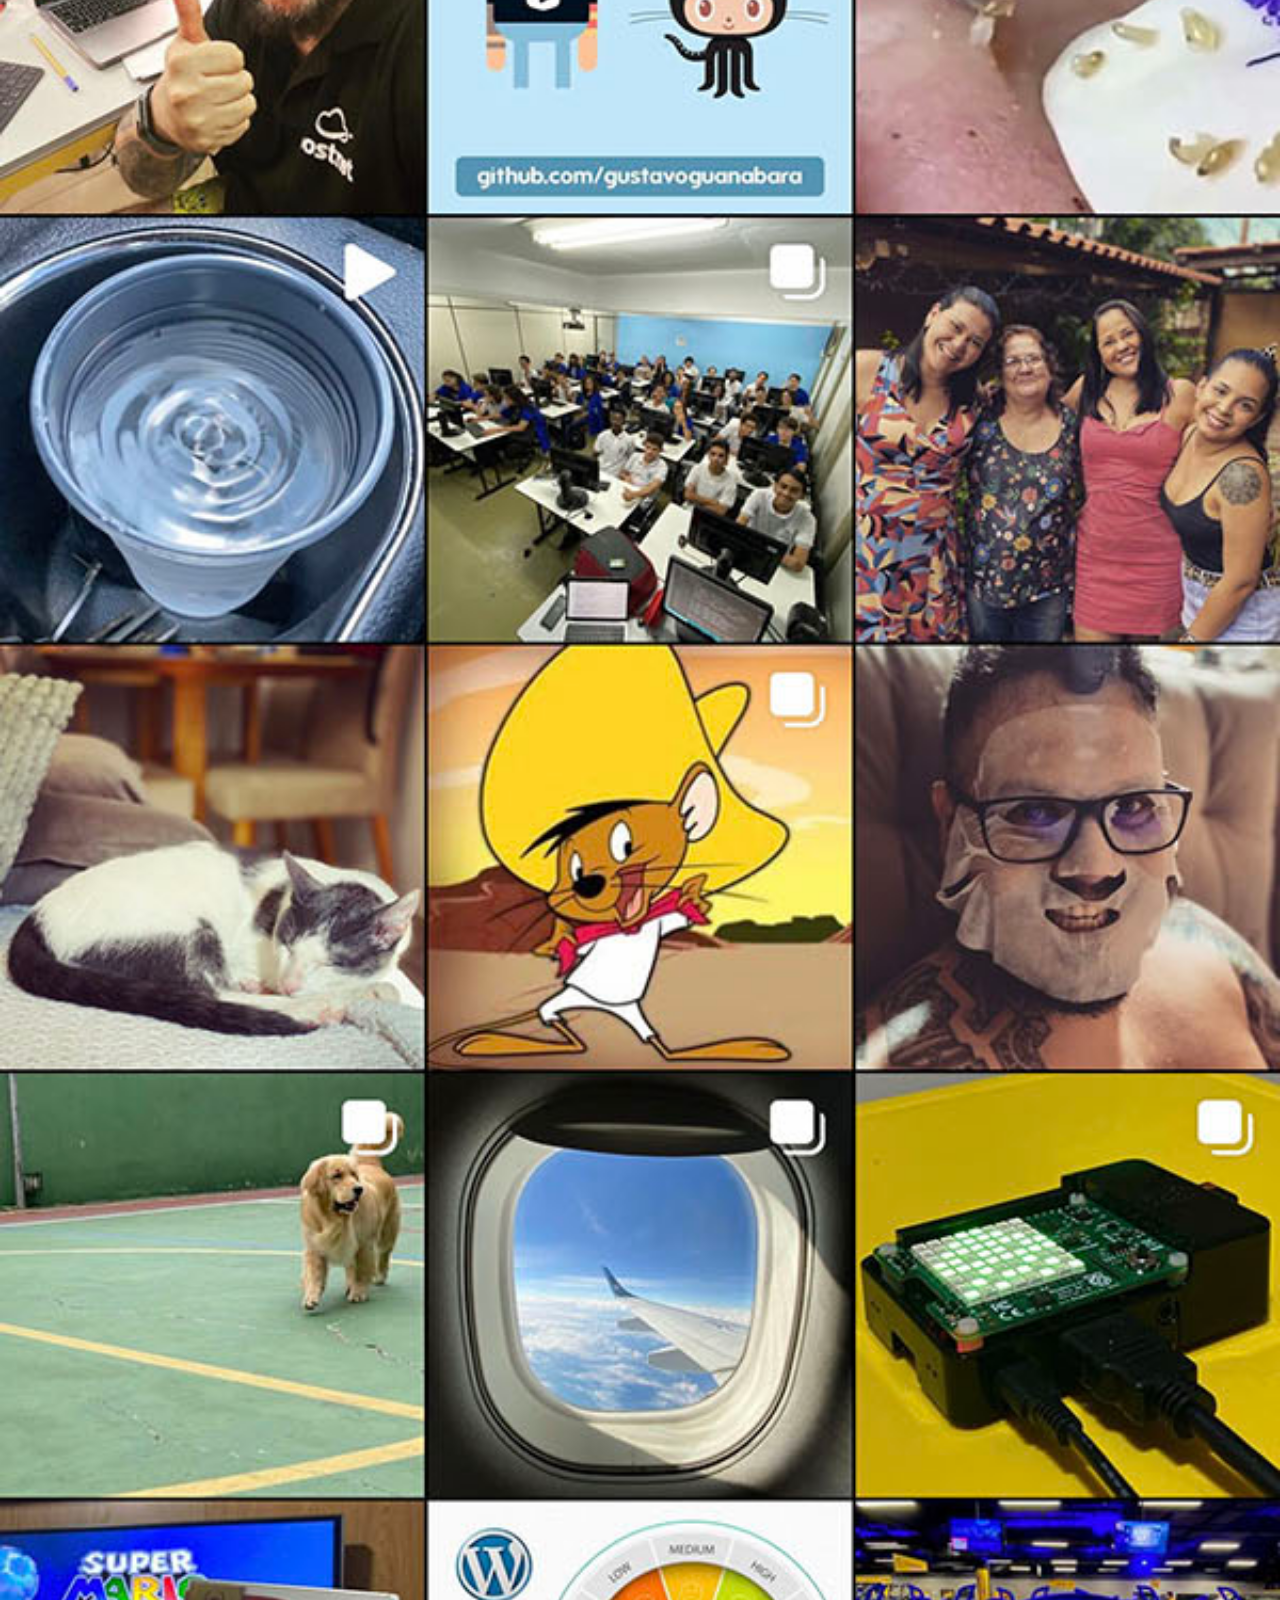
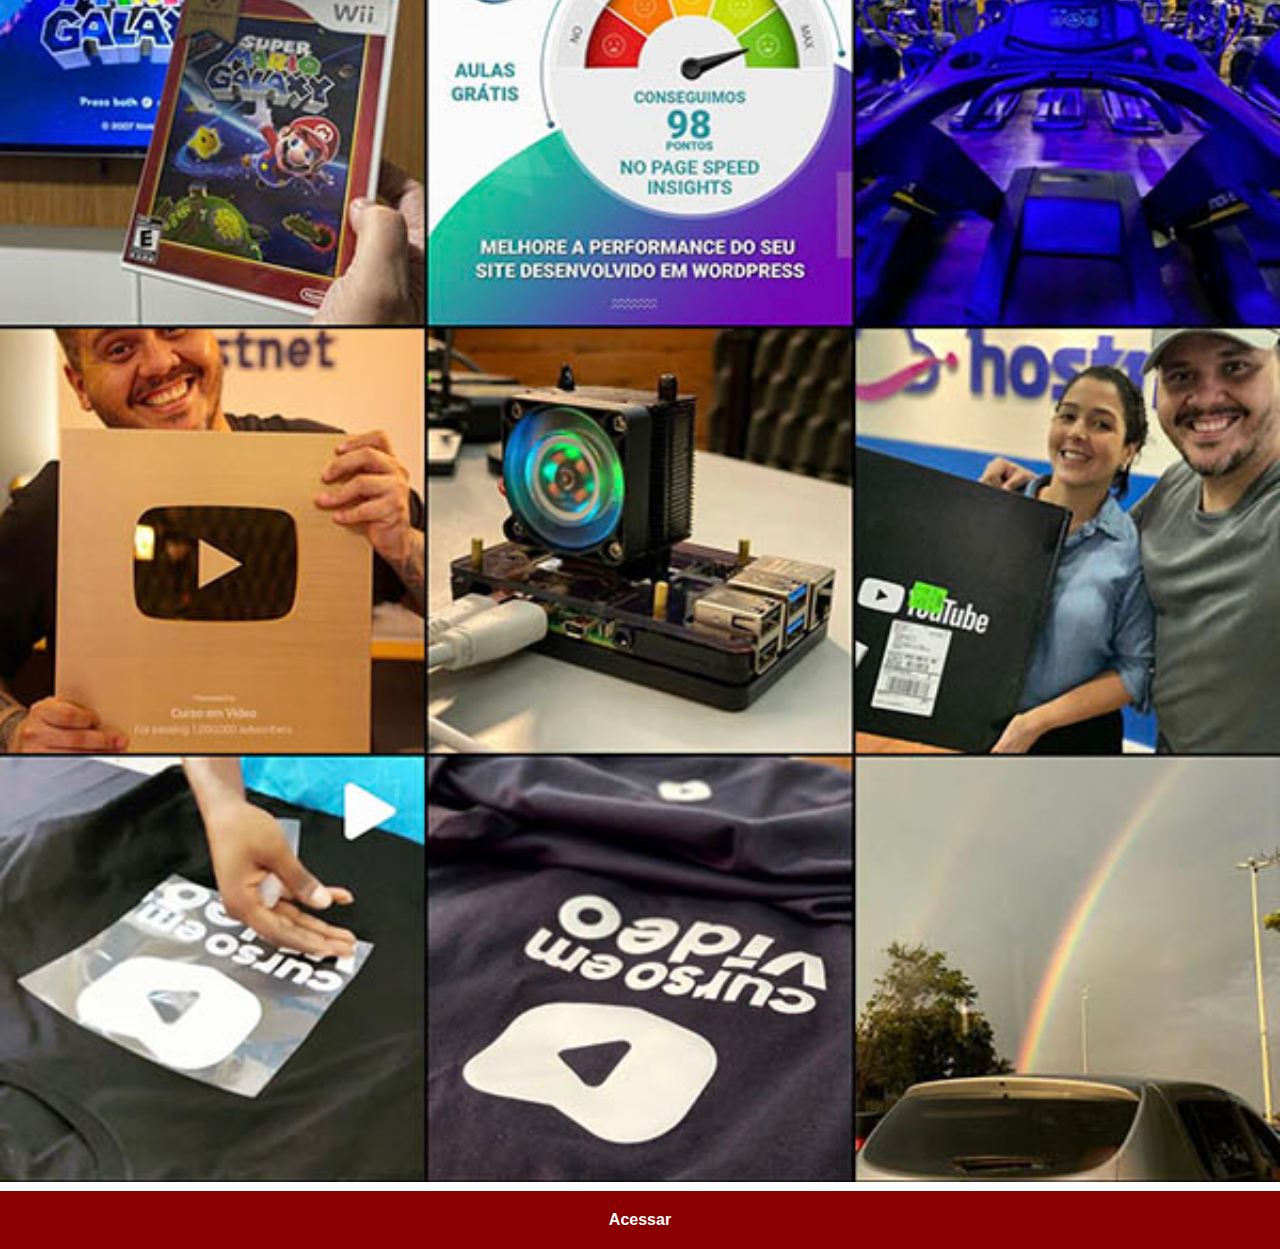
<file: instagram.html>
<!DOCTYPE html>
<html lang="pt-BR">
    <head>
        <meta charset="UTF-8">
        <meta http-equiv="X-UA-Compatible" content="IE=edge">
        <meta name="viewport" content="width=device-width, initial-scale=1.0">
        <title>Instagram</title>
        
        <!-- favicon -->
        <link rel="shortcut icon" href="favicon.ico" type="image/x-icon">

        <!-- css -->
        <link rel="stylesheet" href="css/social.css">
    </head>
    <body>
        <img src="imagens/tela-instagram.jpg" alt="Instagram">
        <a href="https://www.instagram.com/gustavoguanabara/" hreflang="pt-BR" rel="external" target="_blank">Acessar</a>
    </body>
</html>
</file>
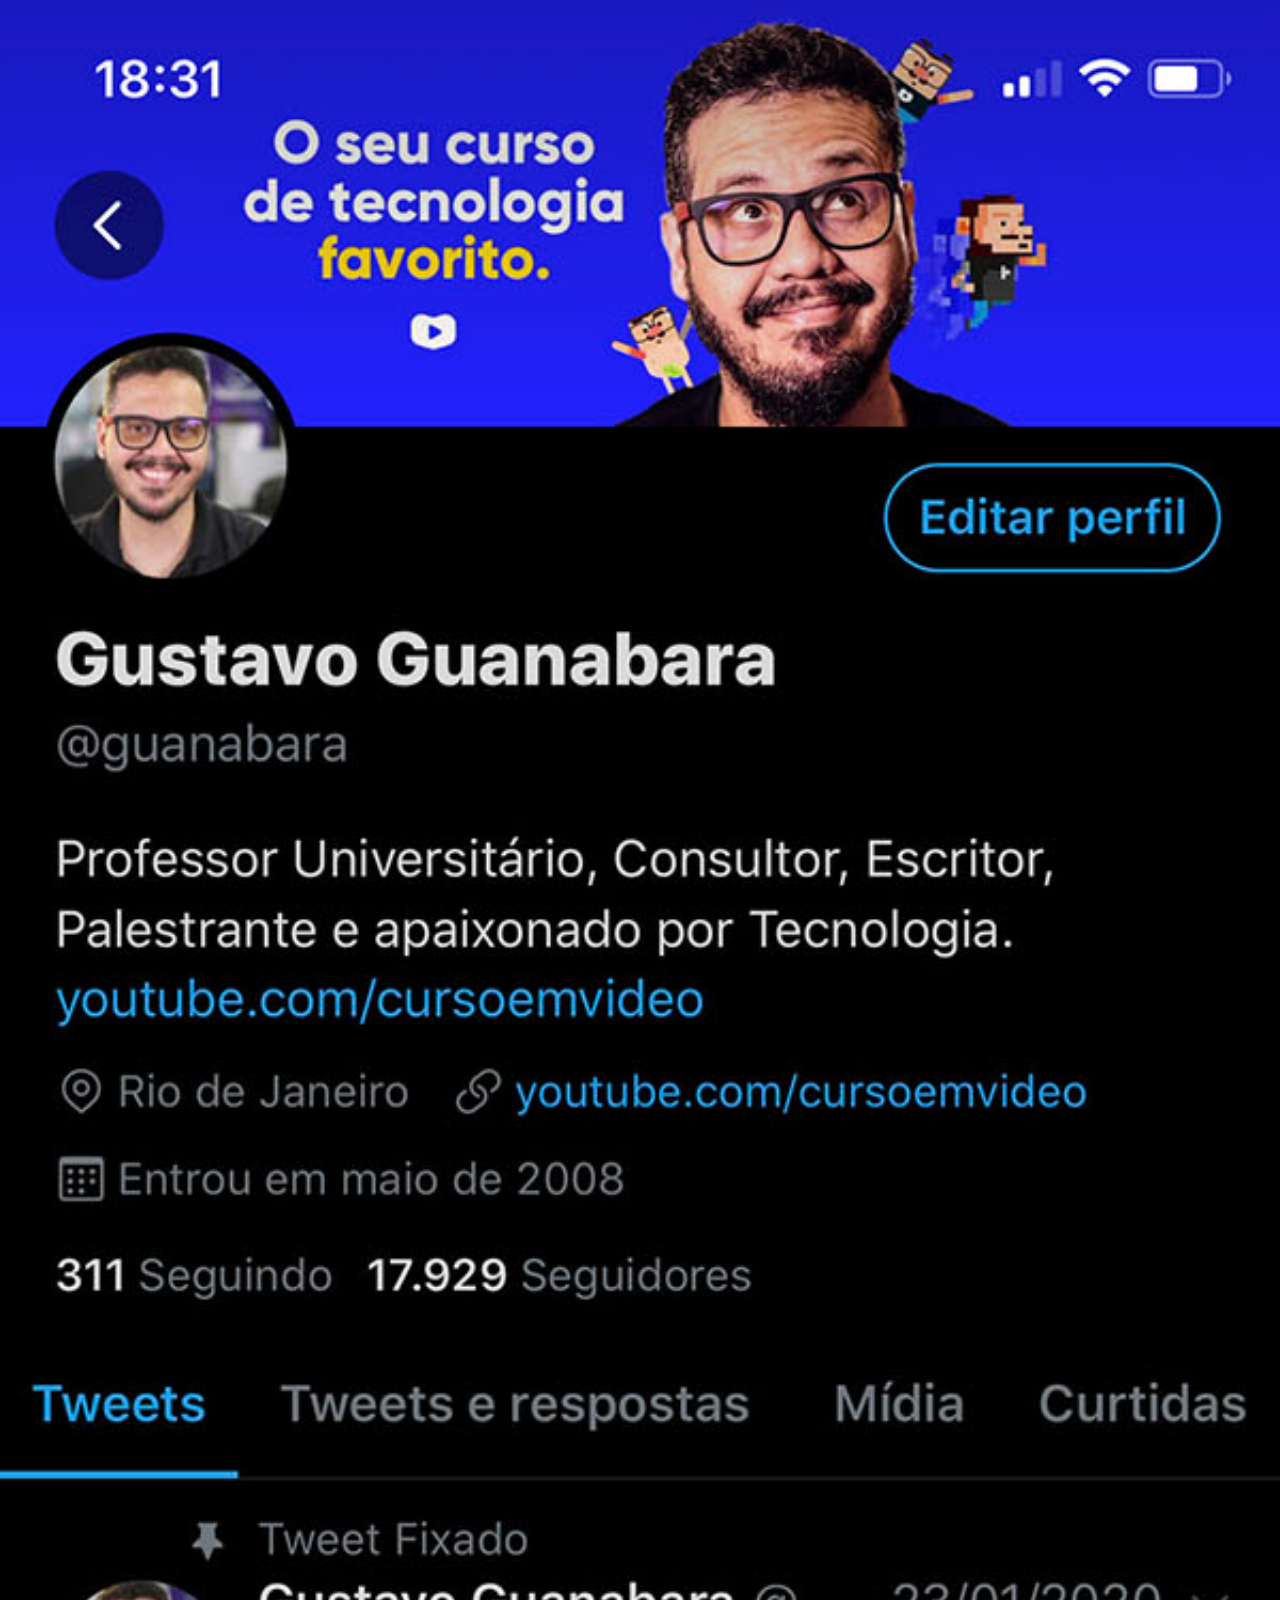
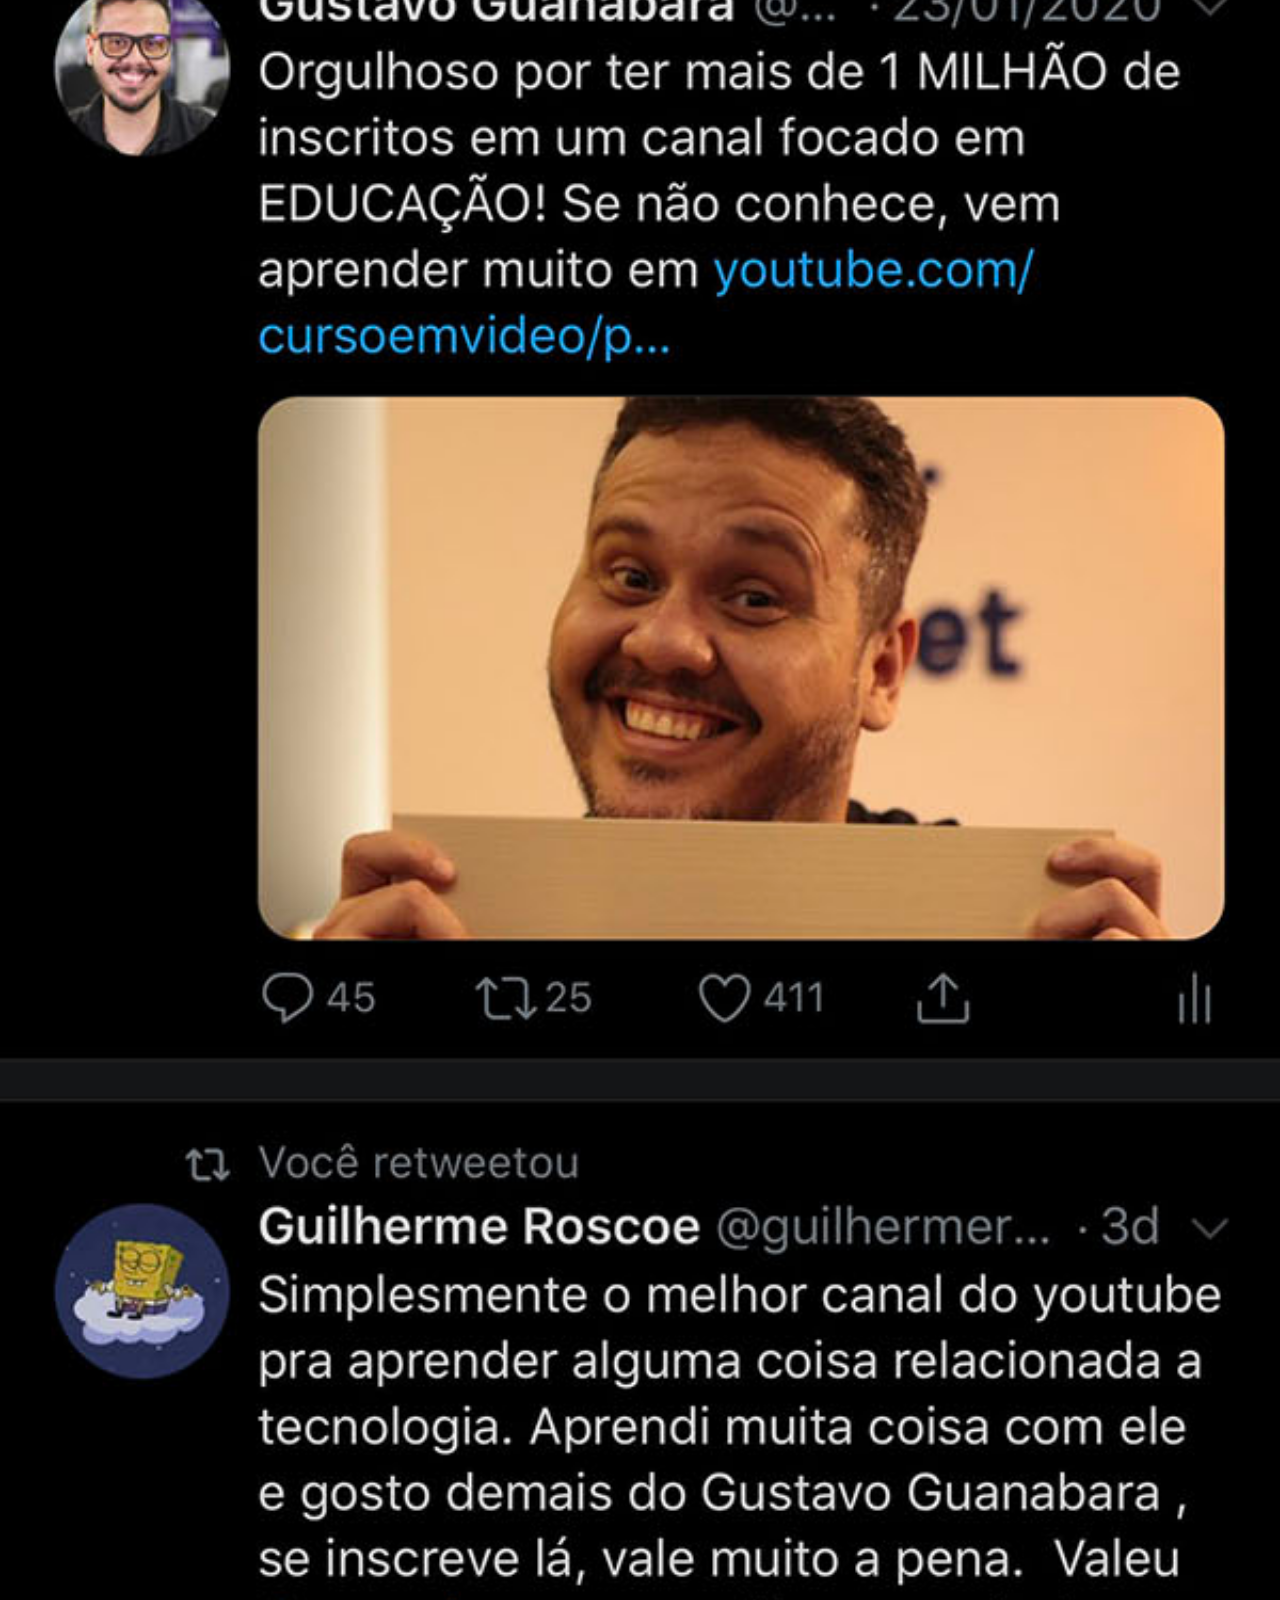
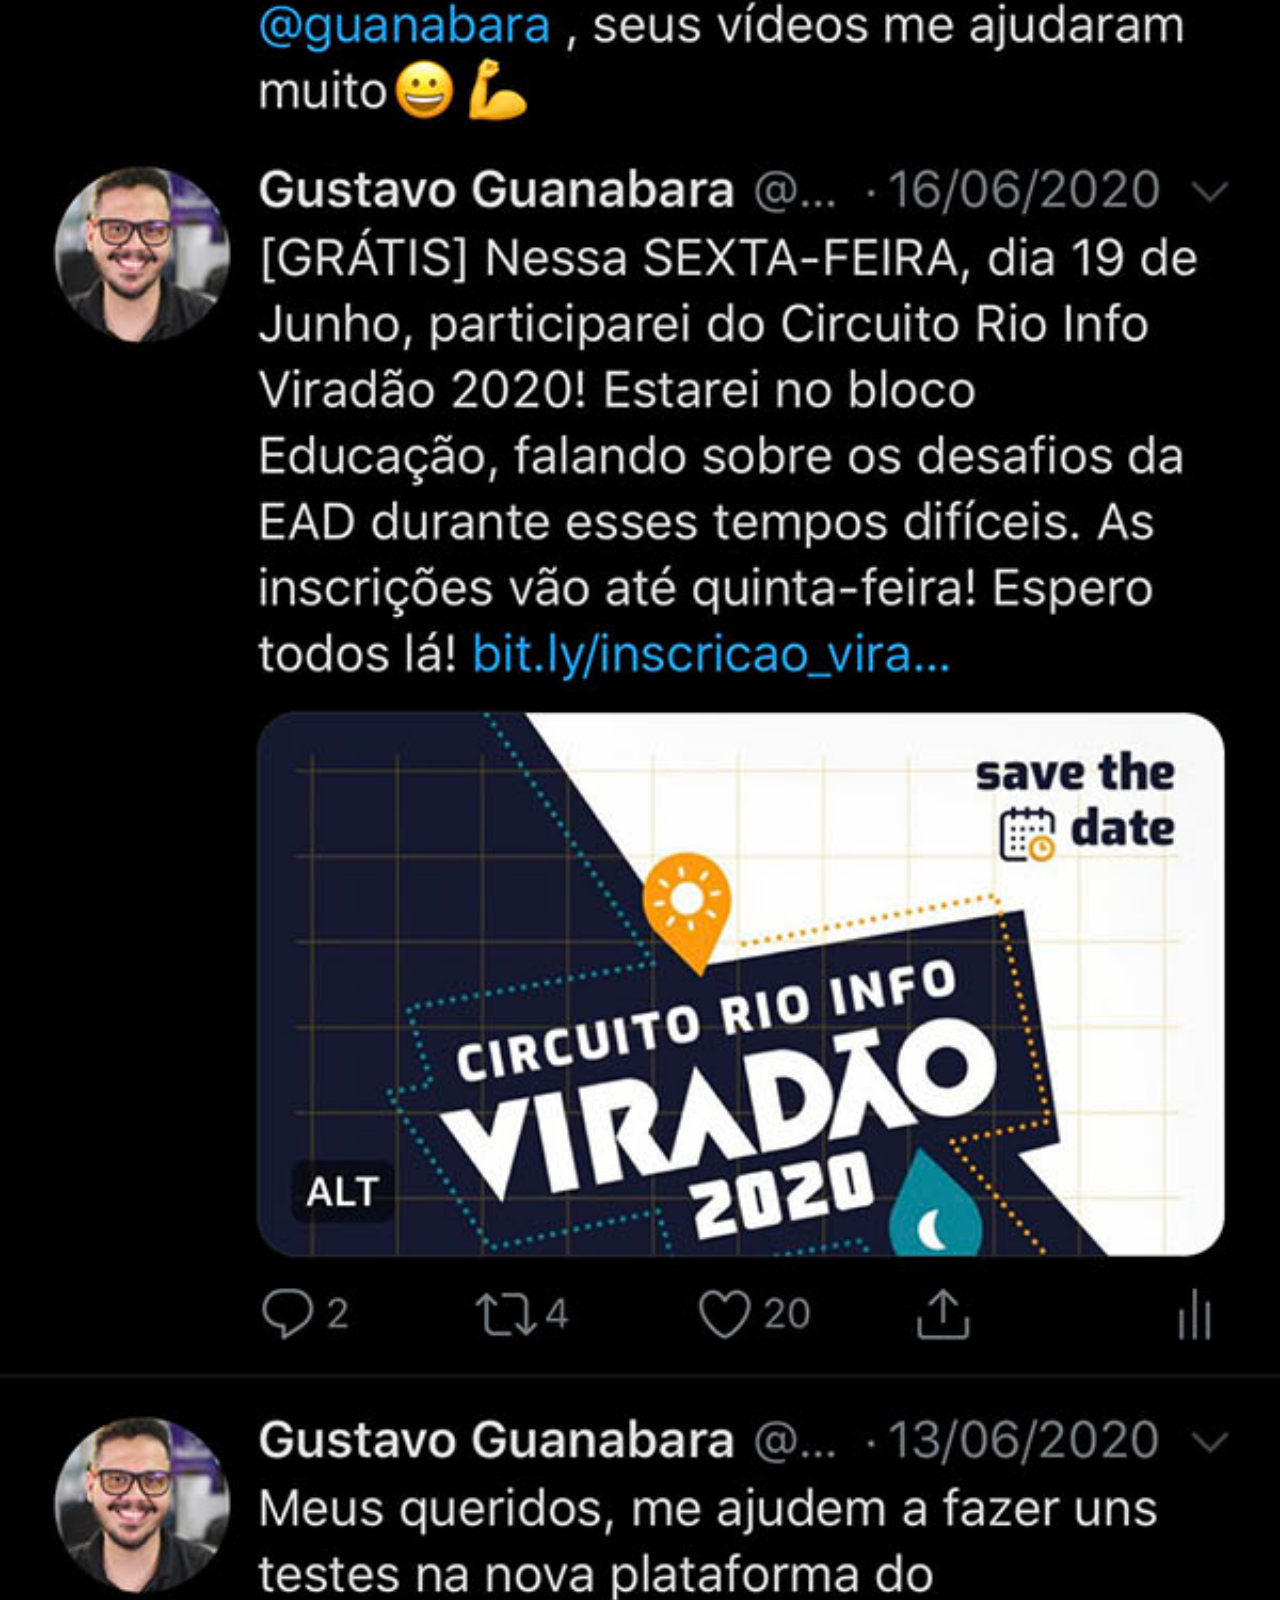
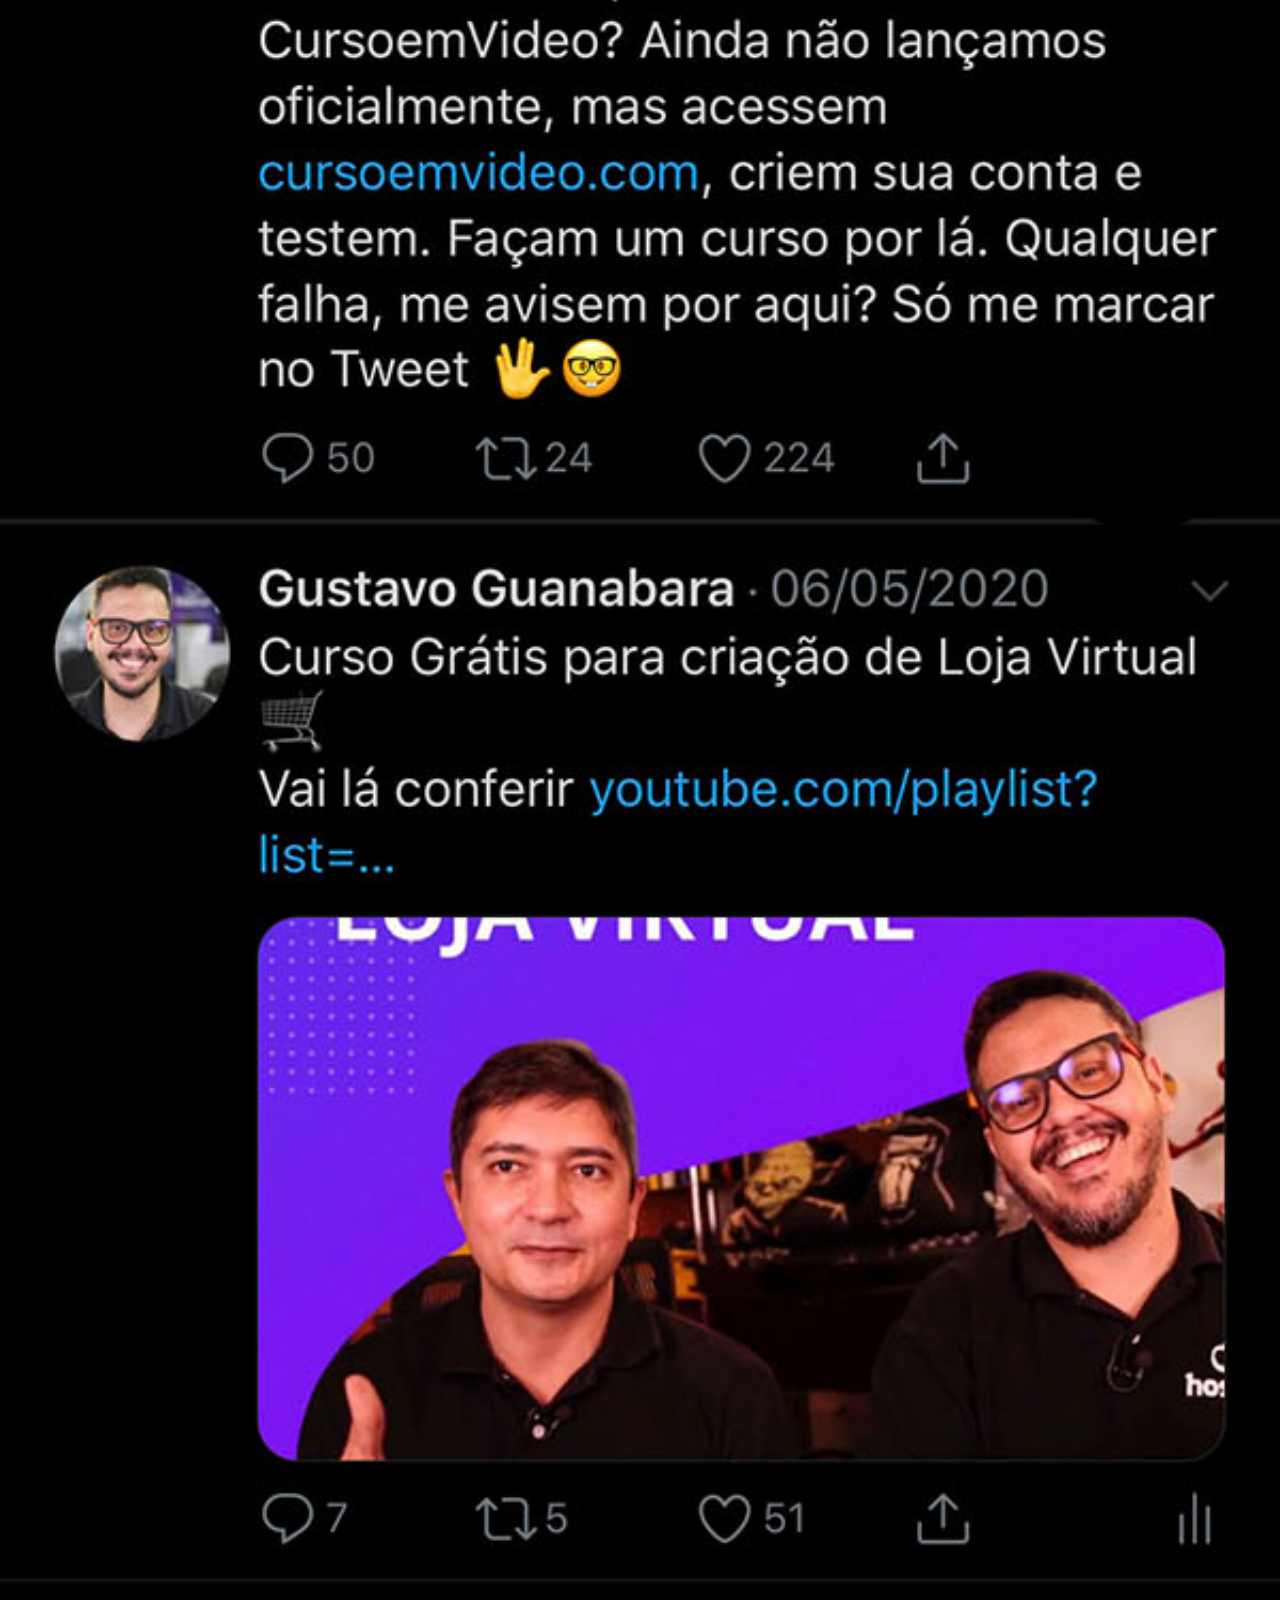
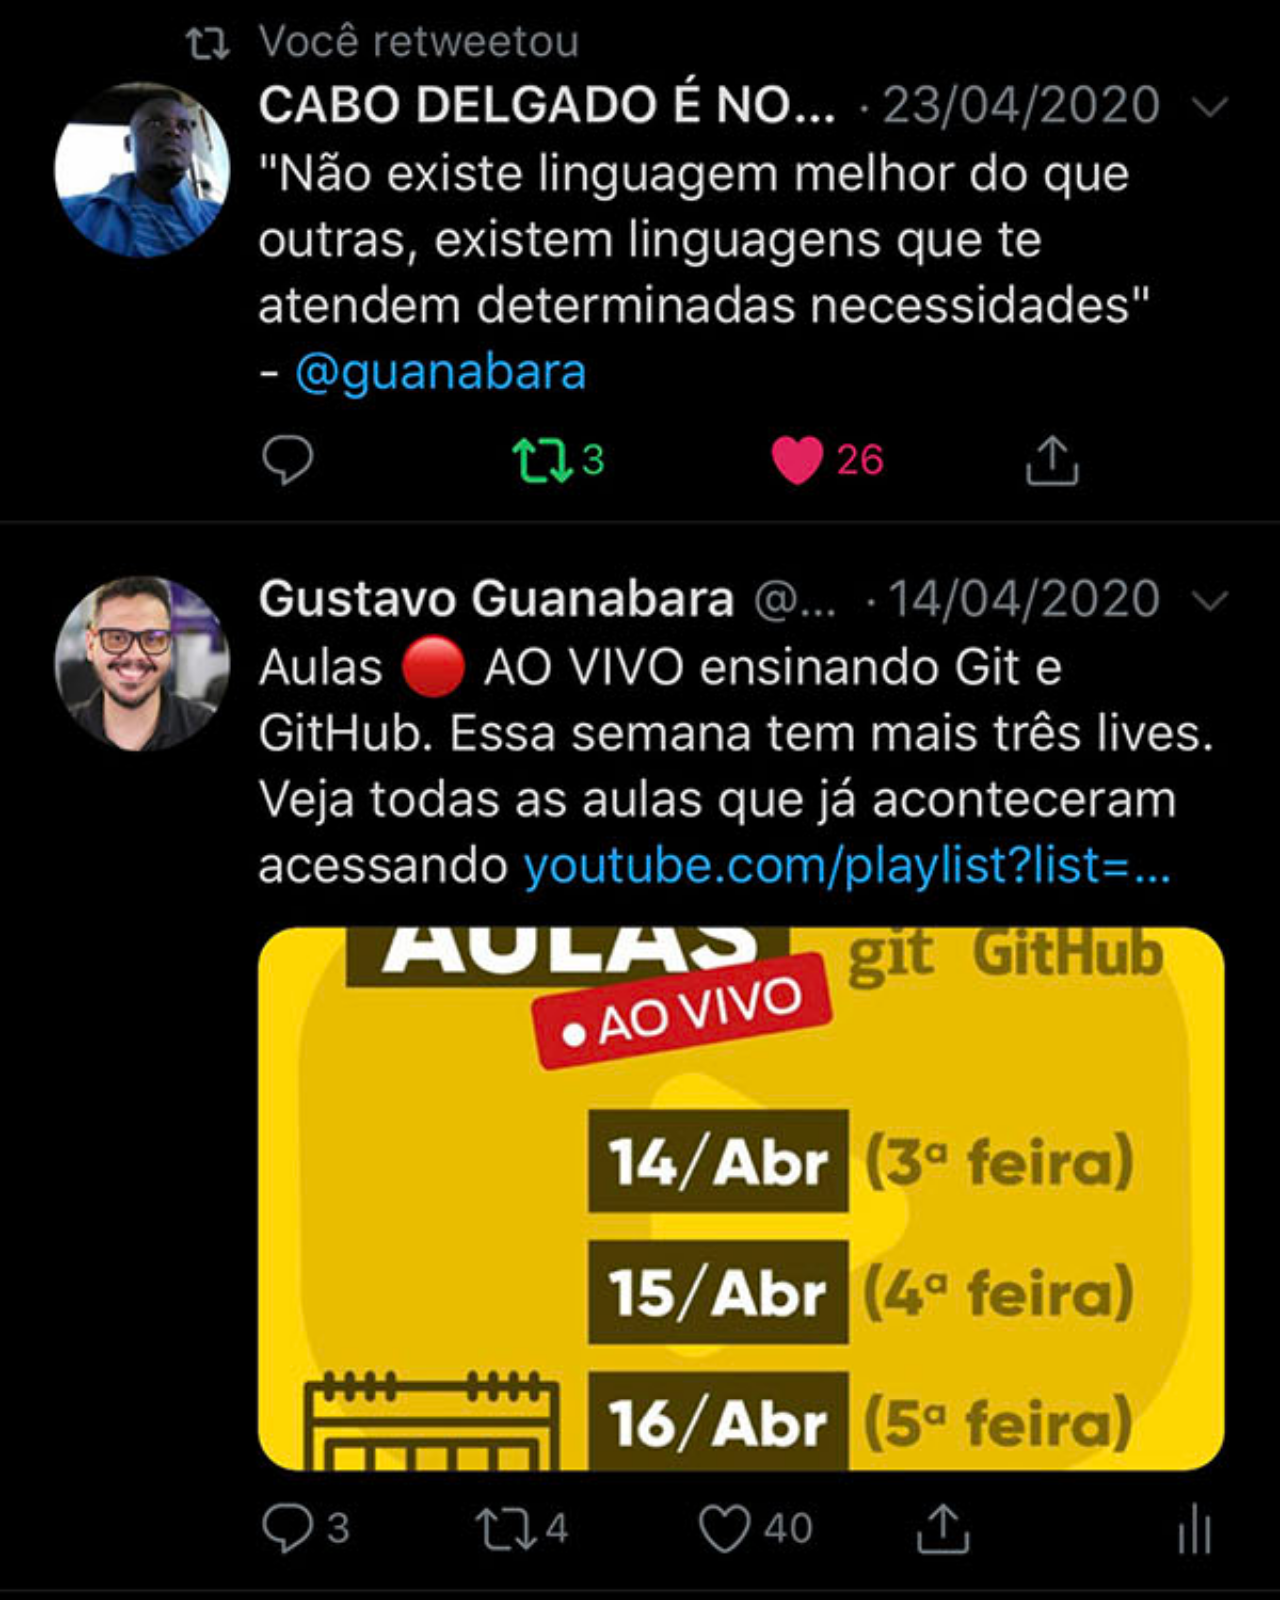
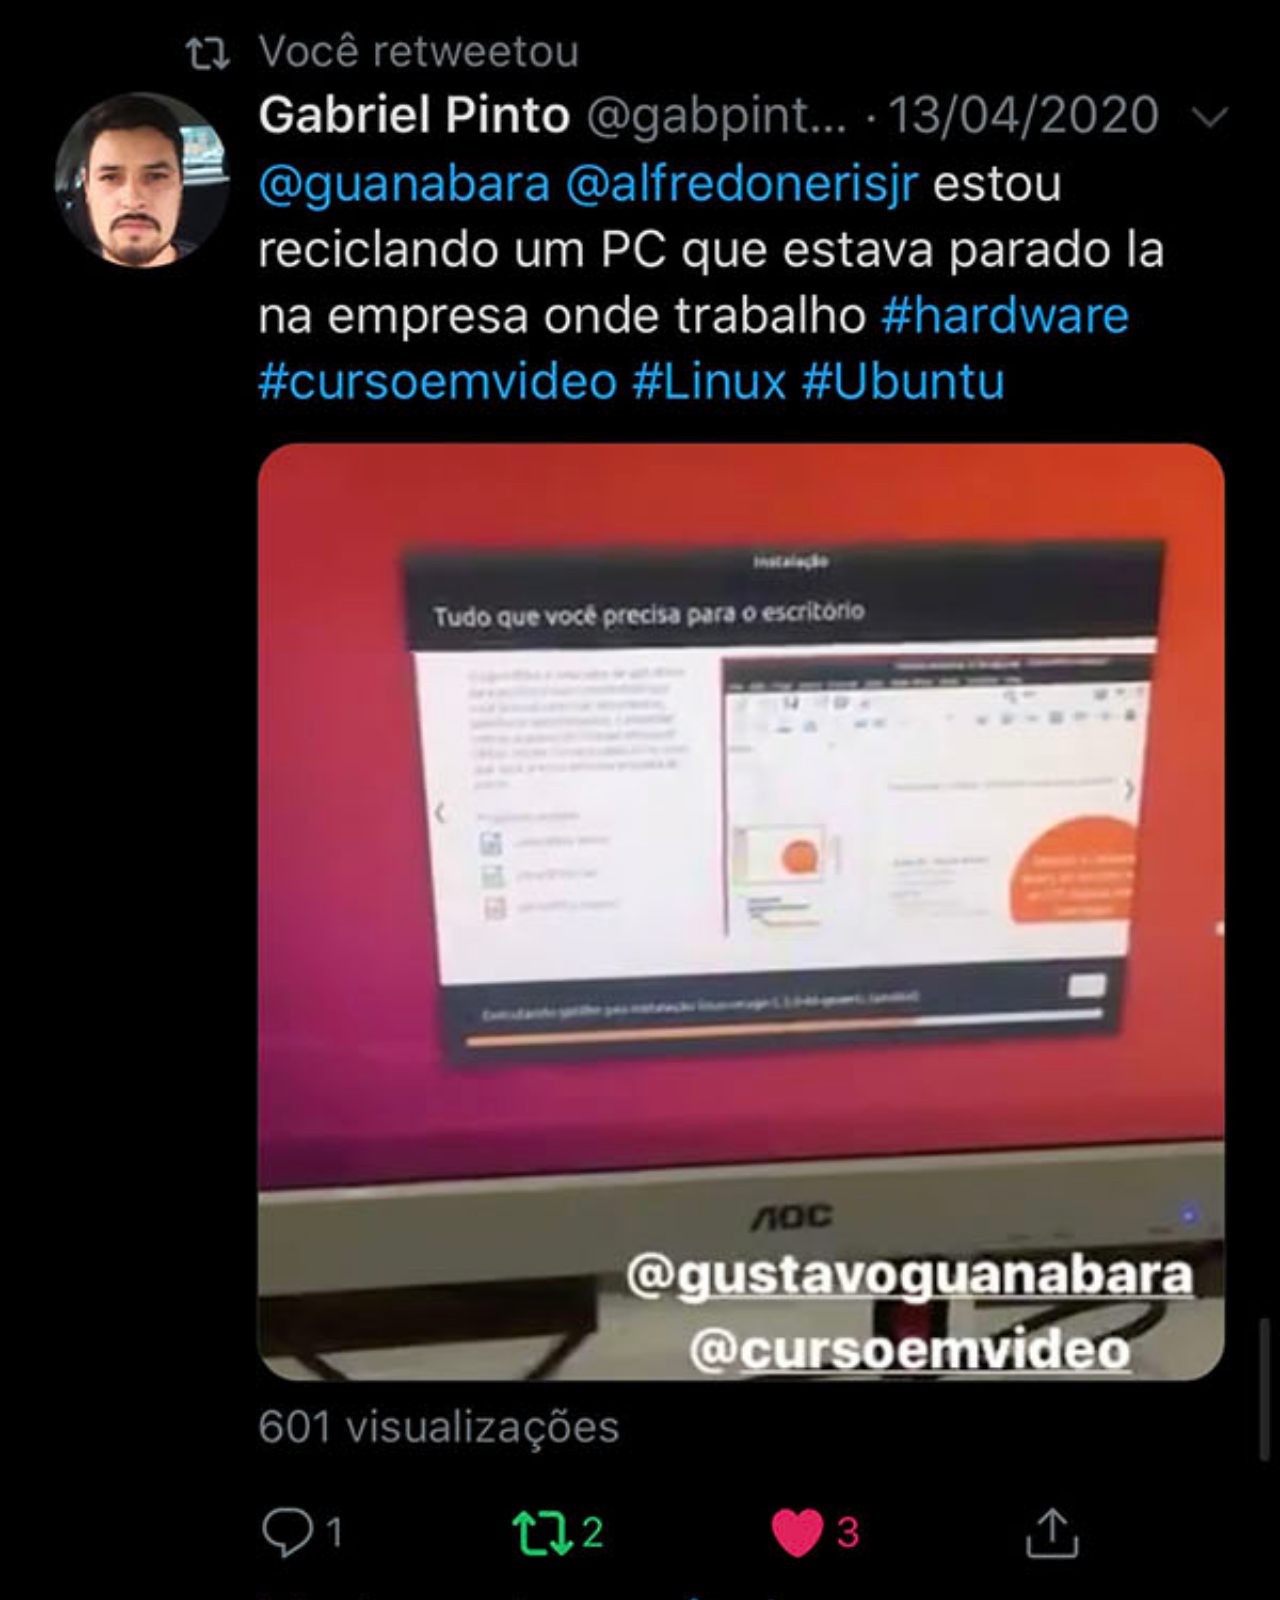
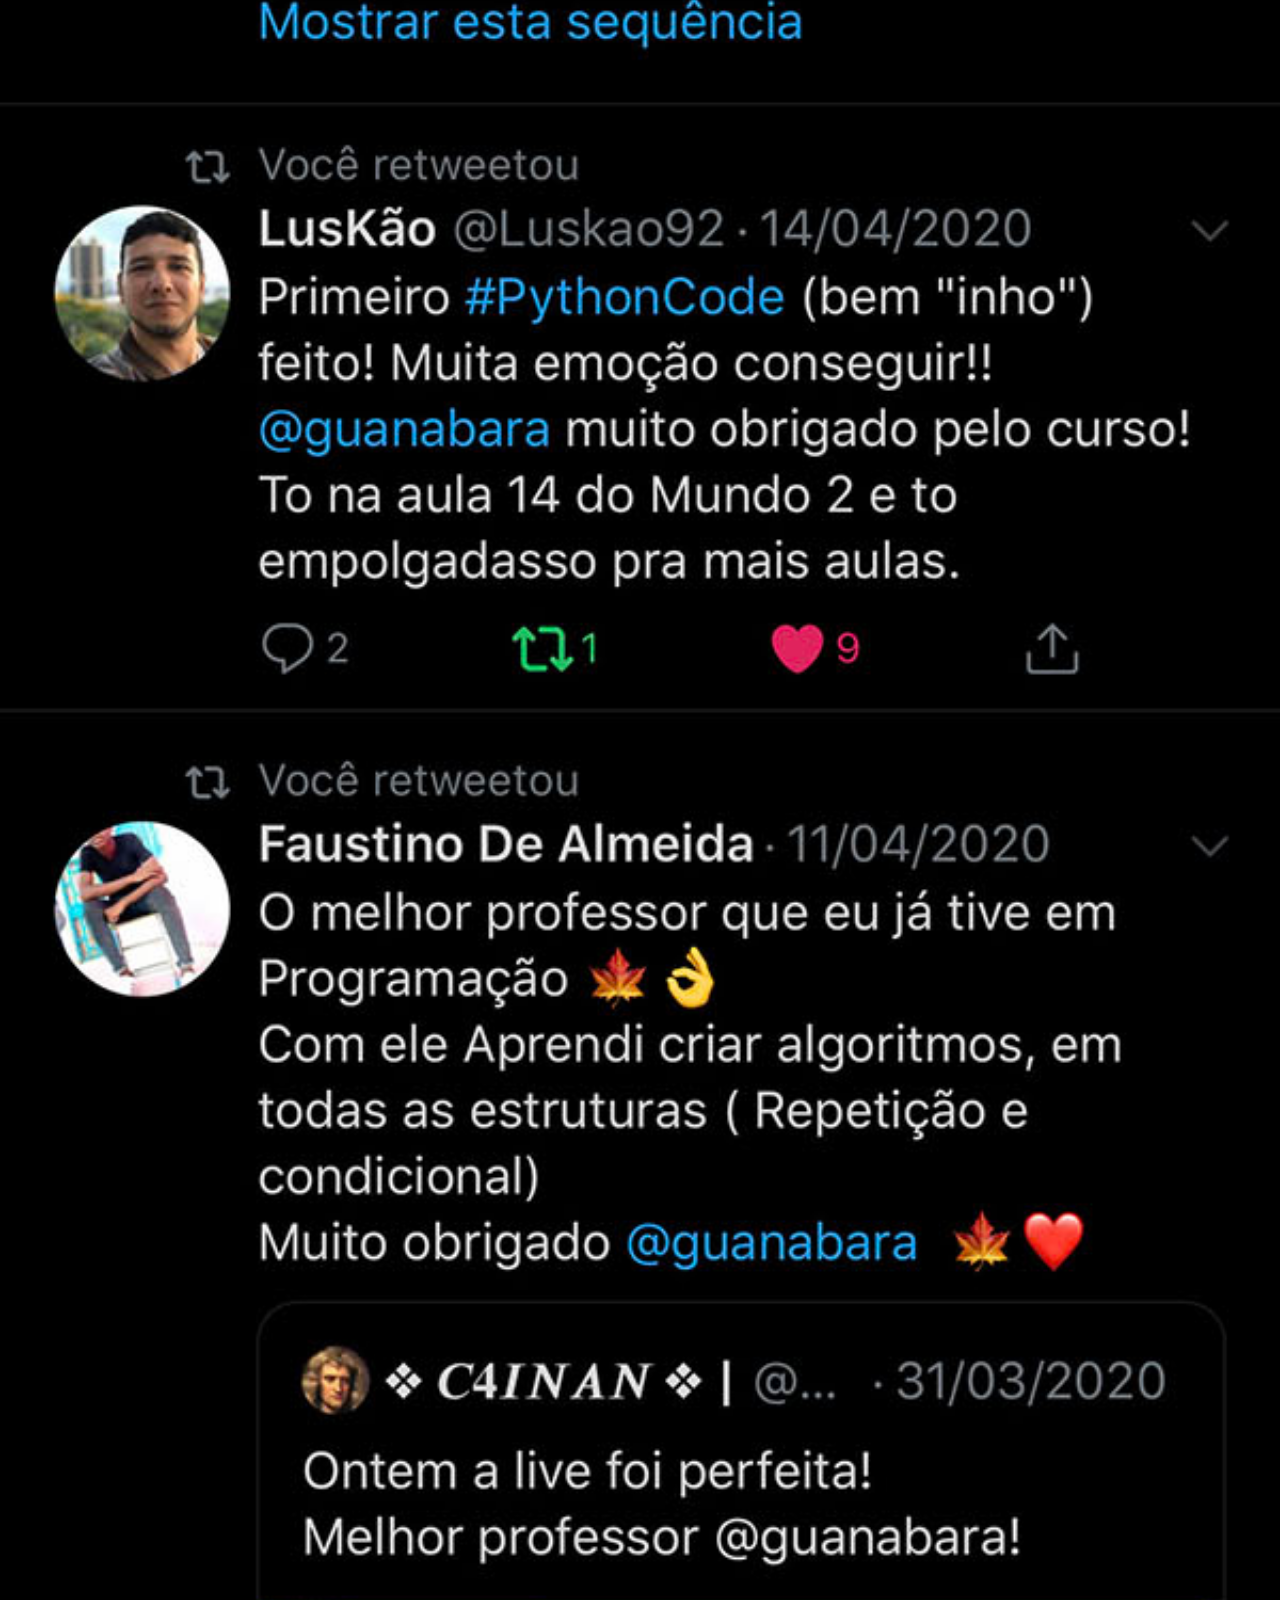
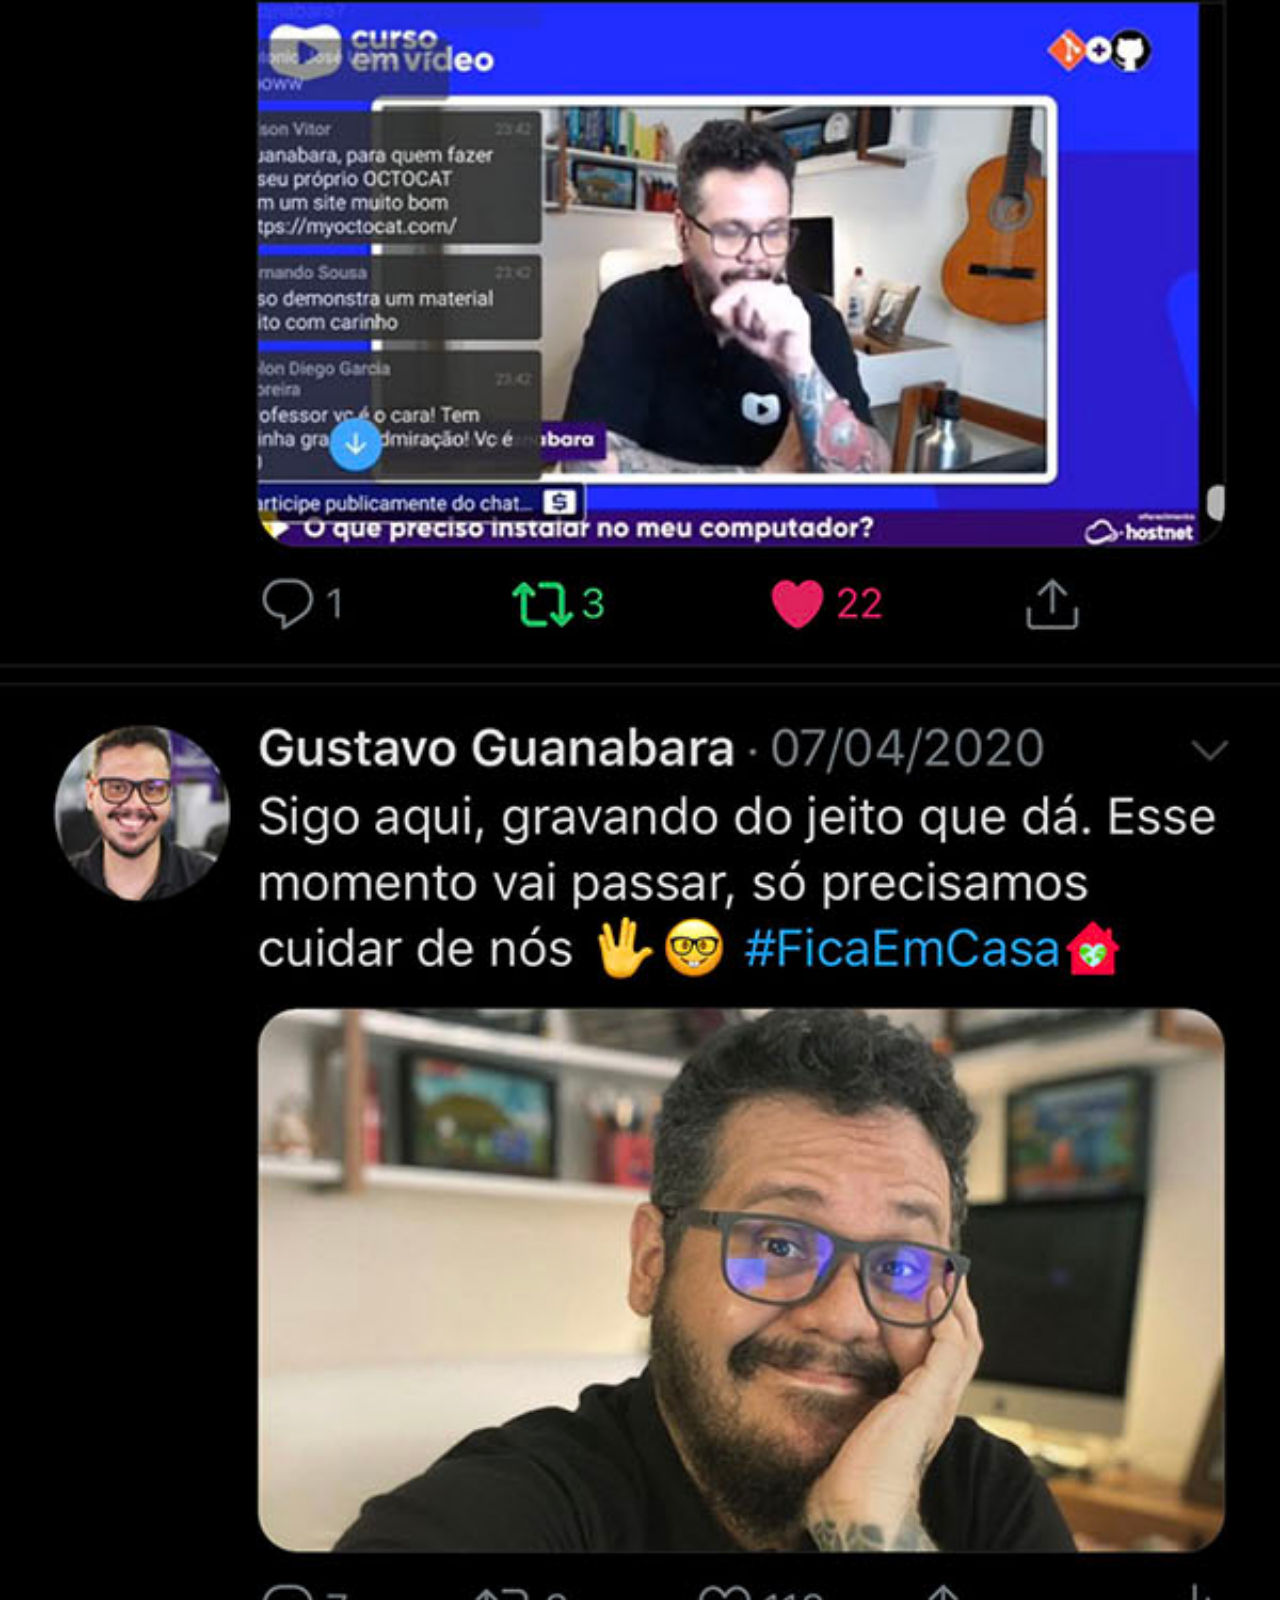
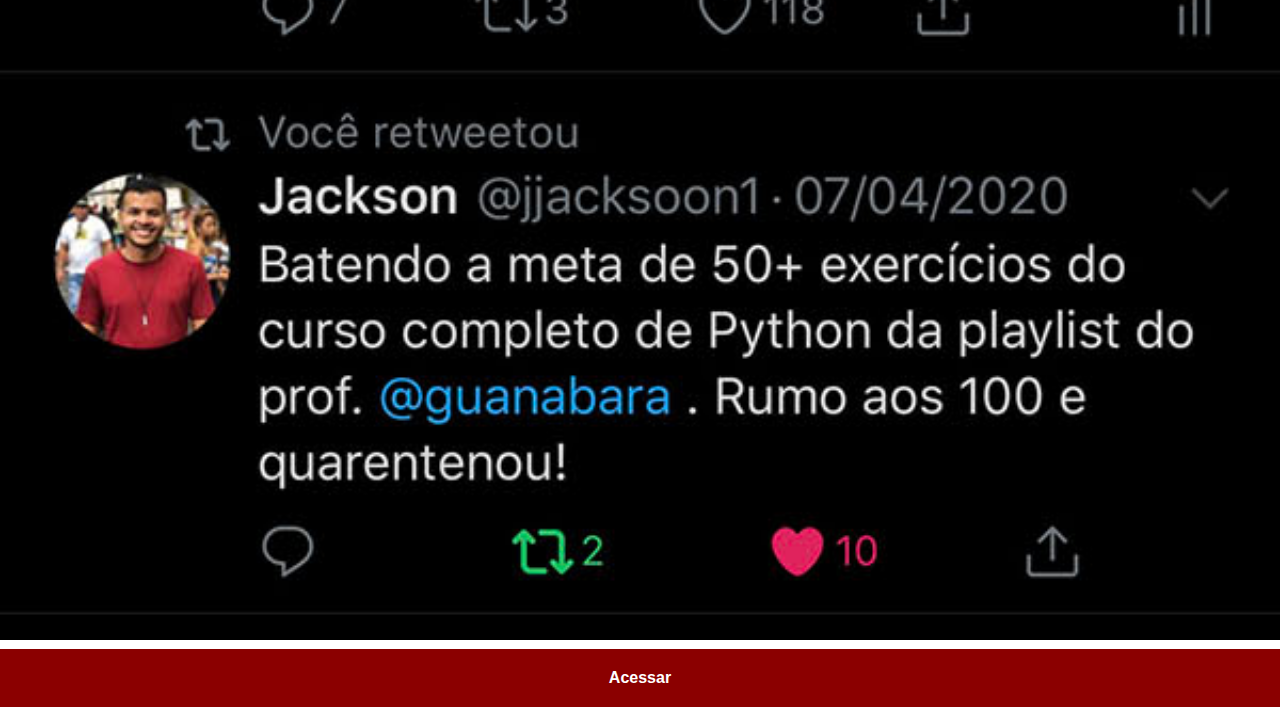
<file: twitter.html>
<!DOCTYPE html>
<html lang="pt-BR">
    <head>
        <meta charset="UTF-8">
        <meta http-equiv="X-UA-Compatible" content="IE=edge">
        <meta name="viewport" content="width=device-width, initial-scale=1.0">
        <title>Twitter</title>
        
        <!-- favicon -->
        <link rel="shortcut icon" href="favicon.ico" type="image/x-icon">

        <!-- css -->
        <link rel="stylesheet" href="css/social.css">
    </head>
    <body>
        <img src="imagens/tela-twitter.jpg" alt="Twitter">
        <a href="https://twitter.com/guanabara" hreflang="pt-BR" rel="external" target="_blank">Acessar</a>
    </body>
</html>
</file>
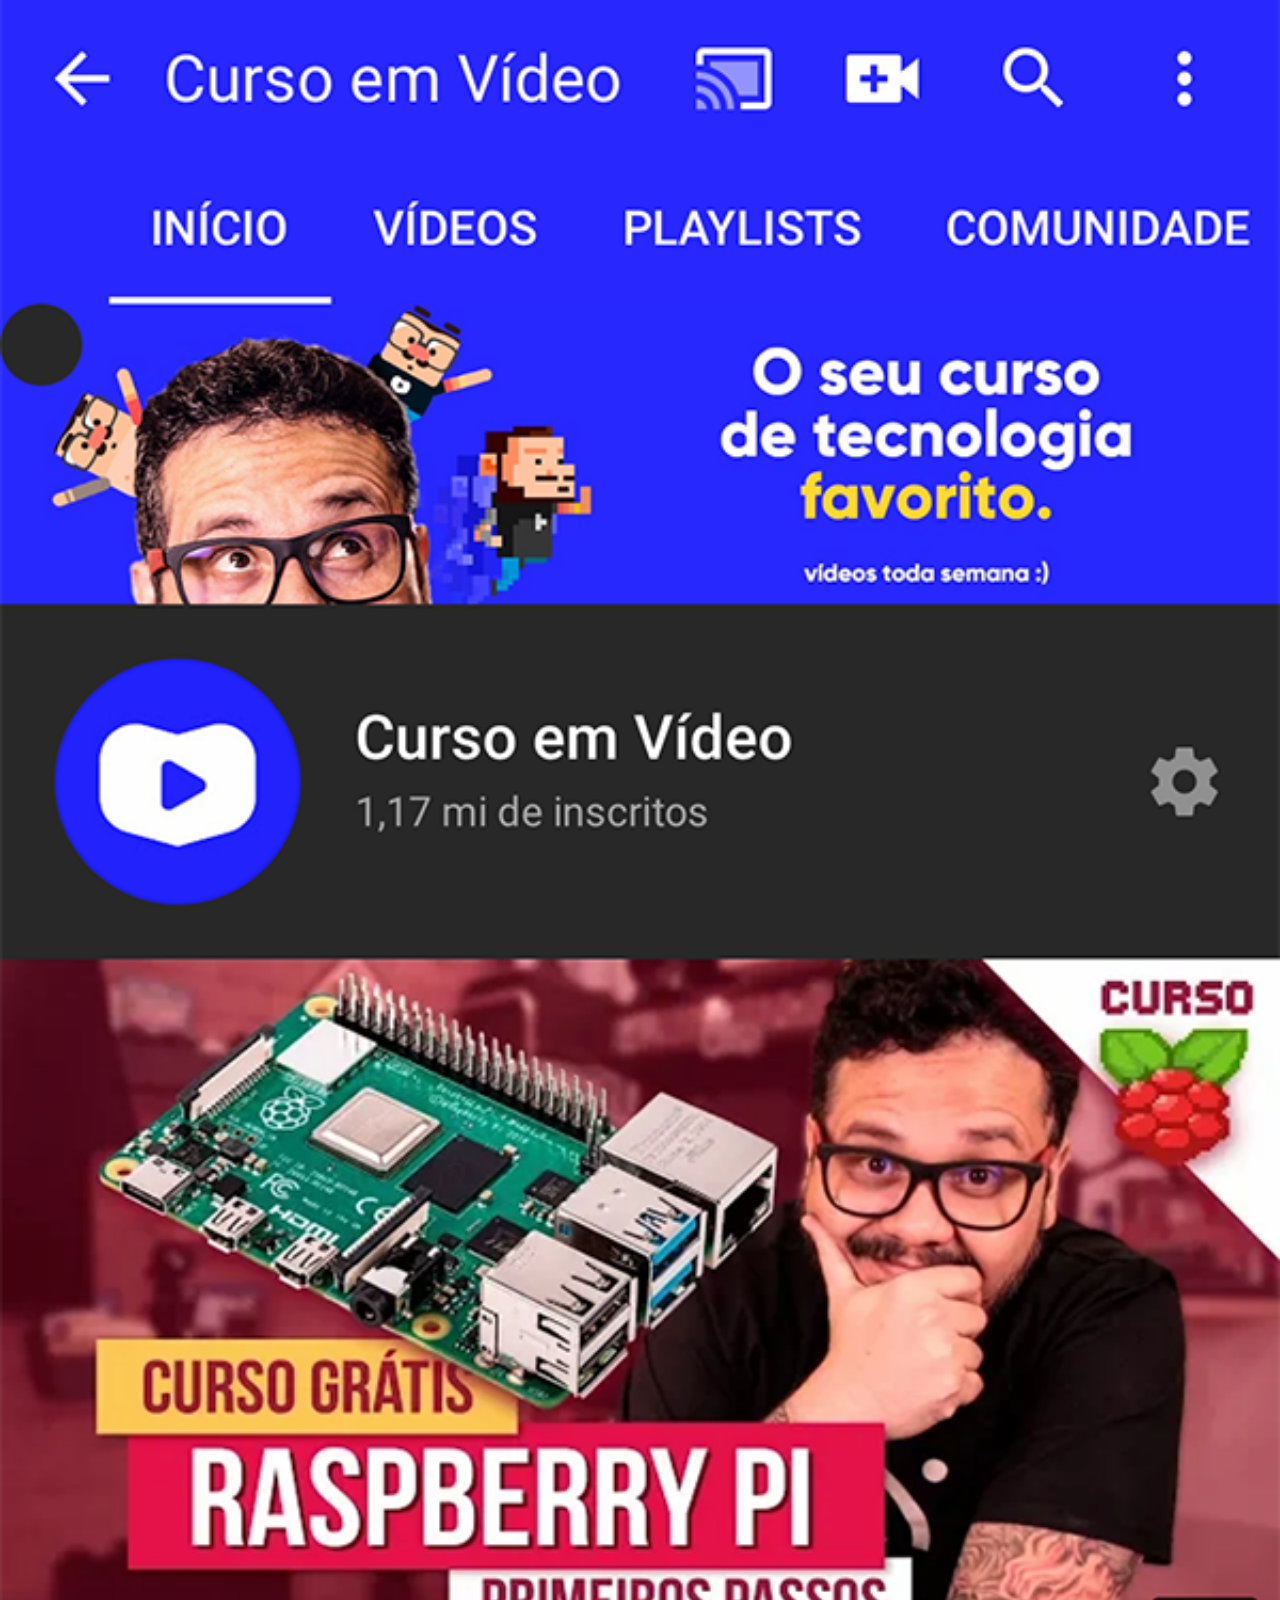
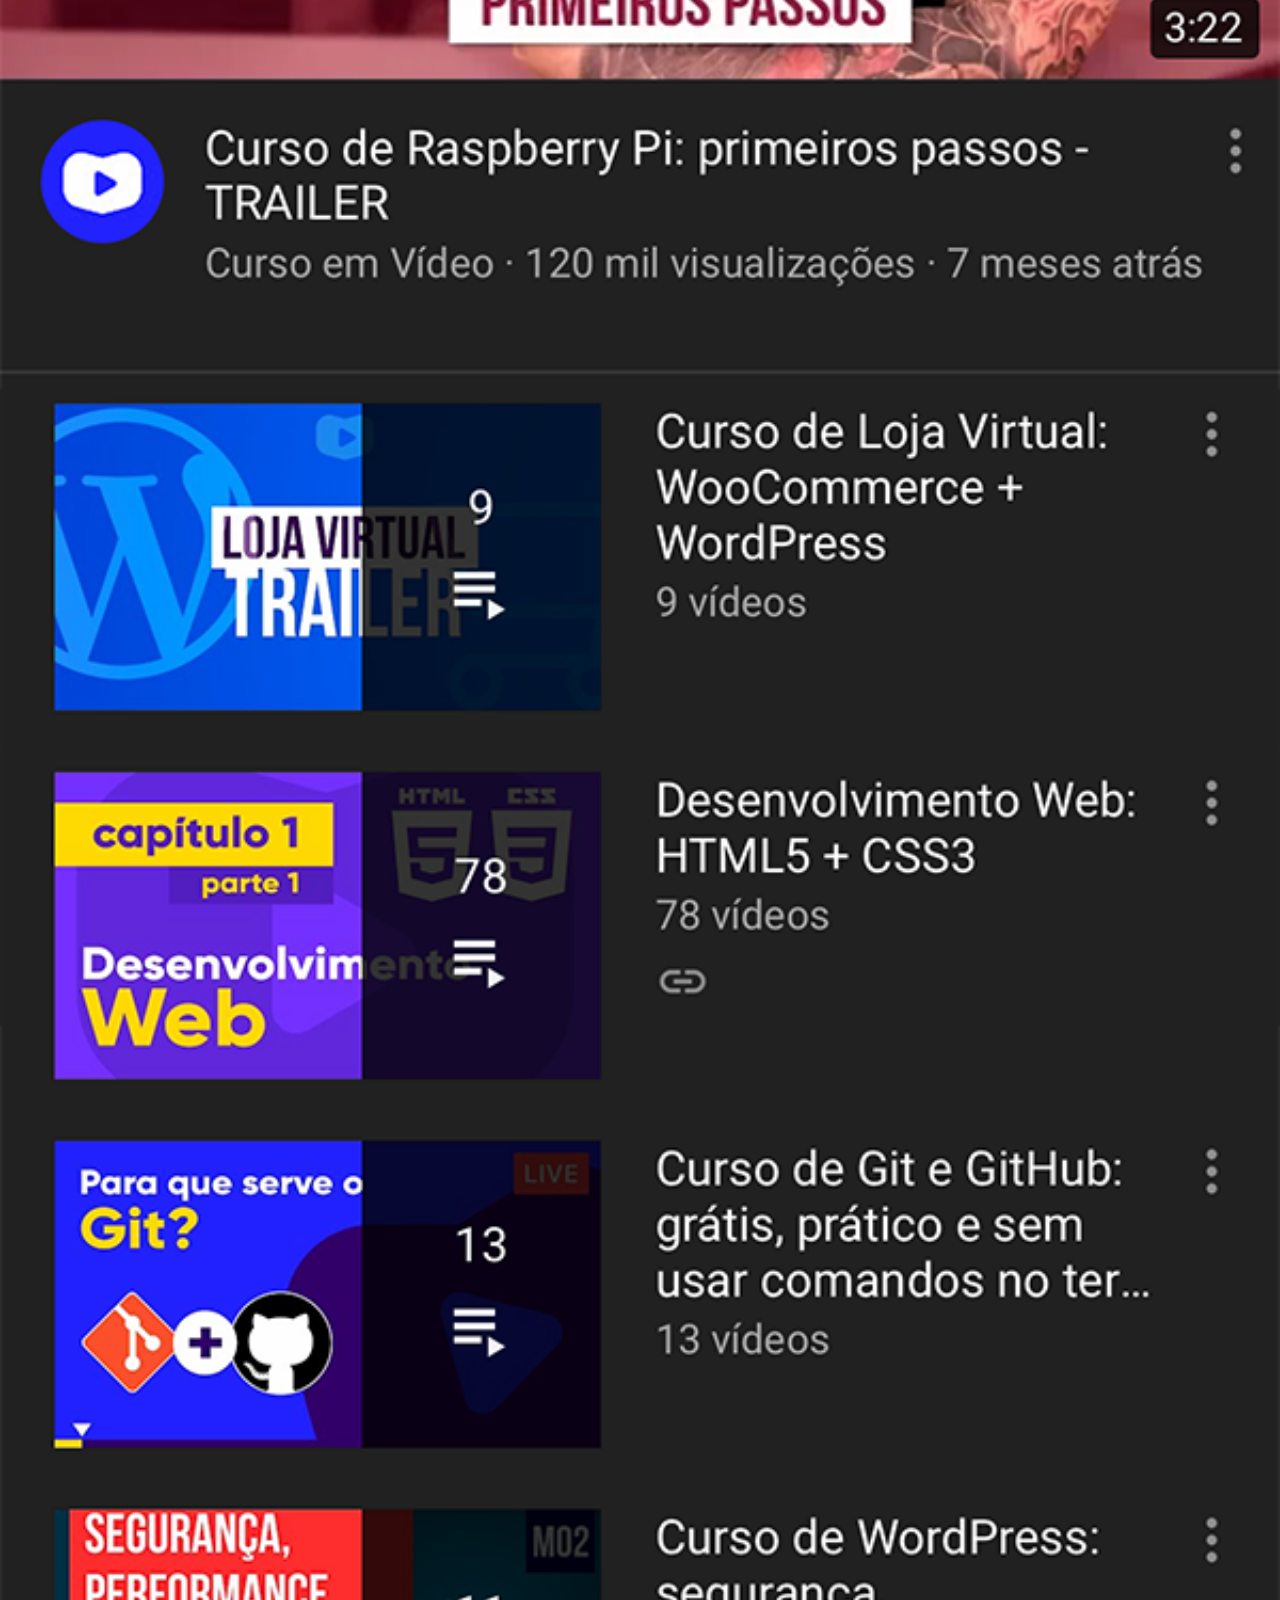
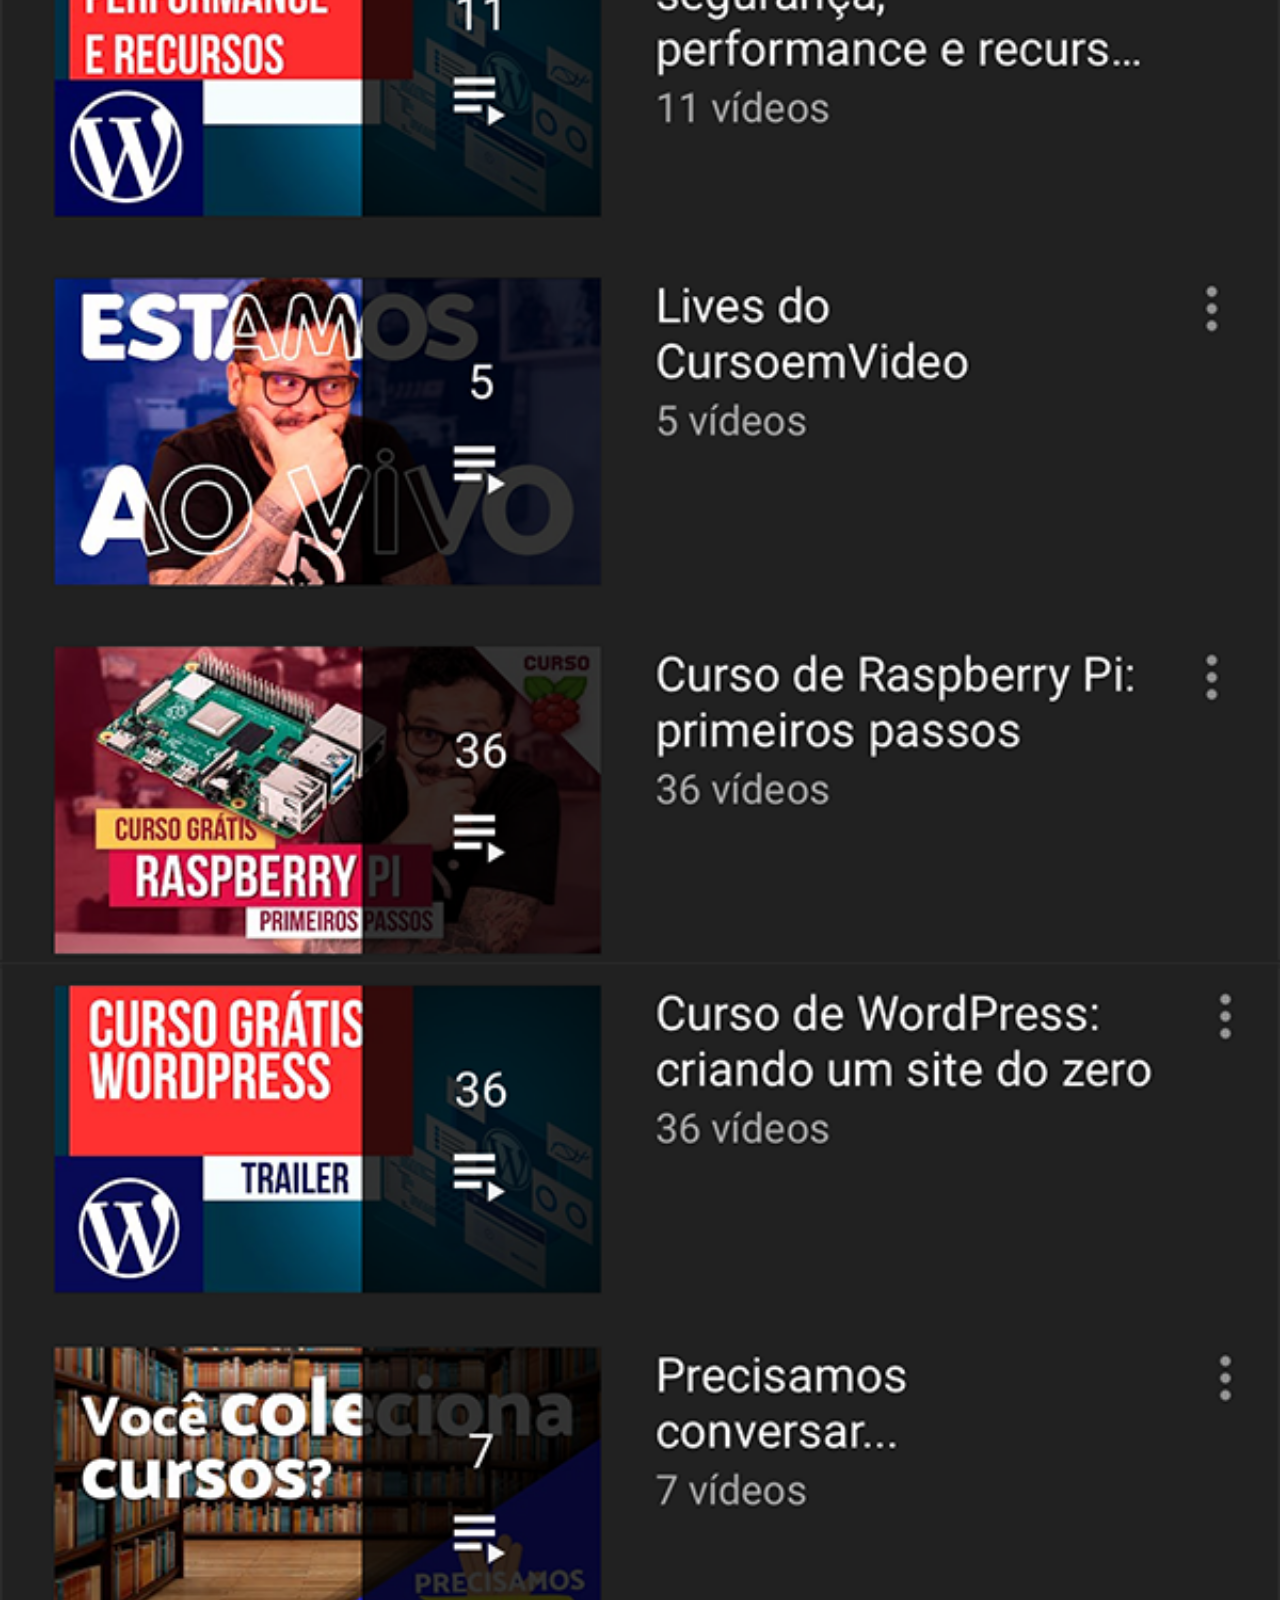
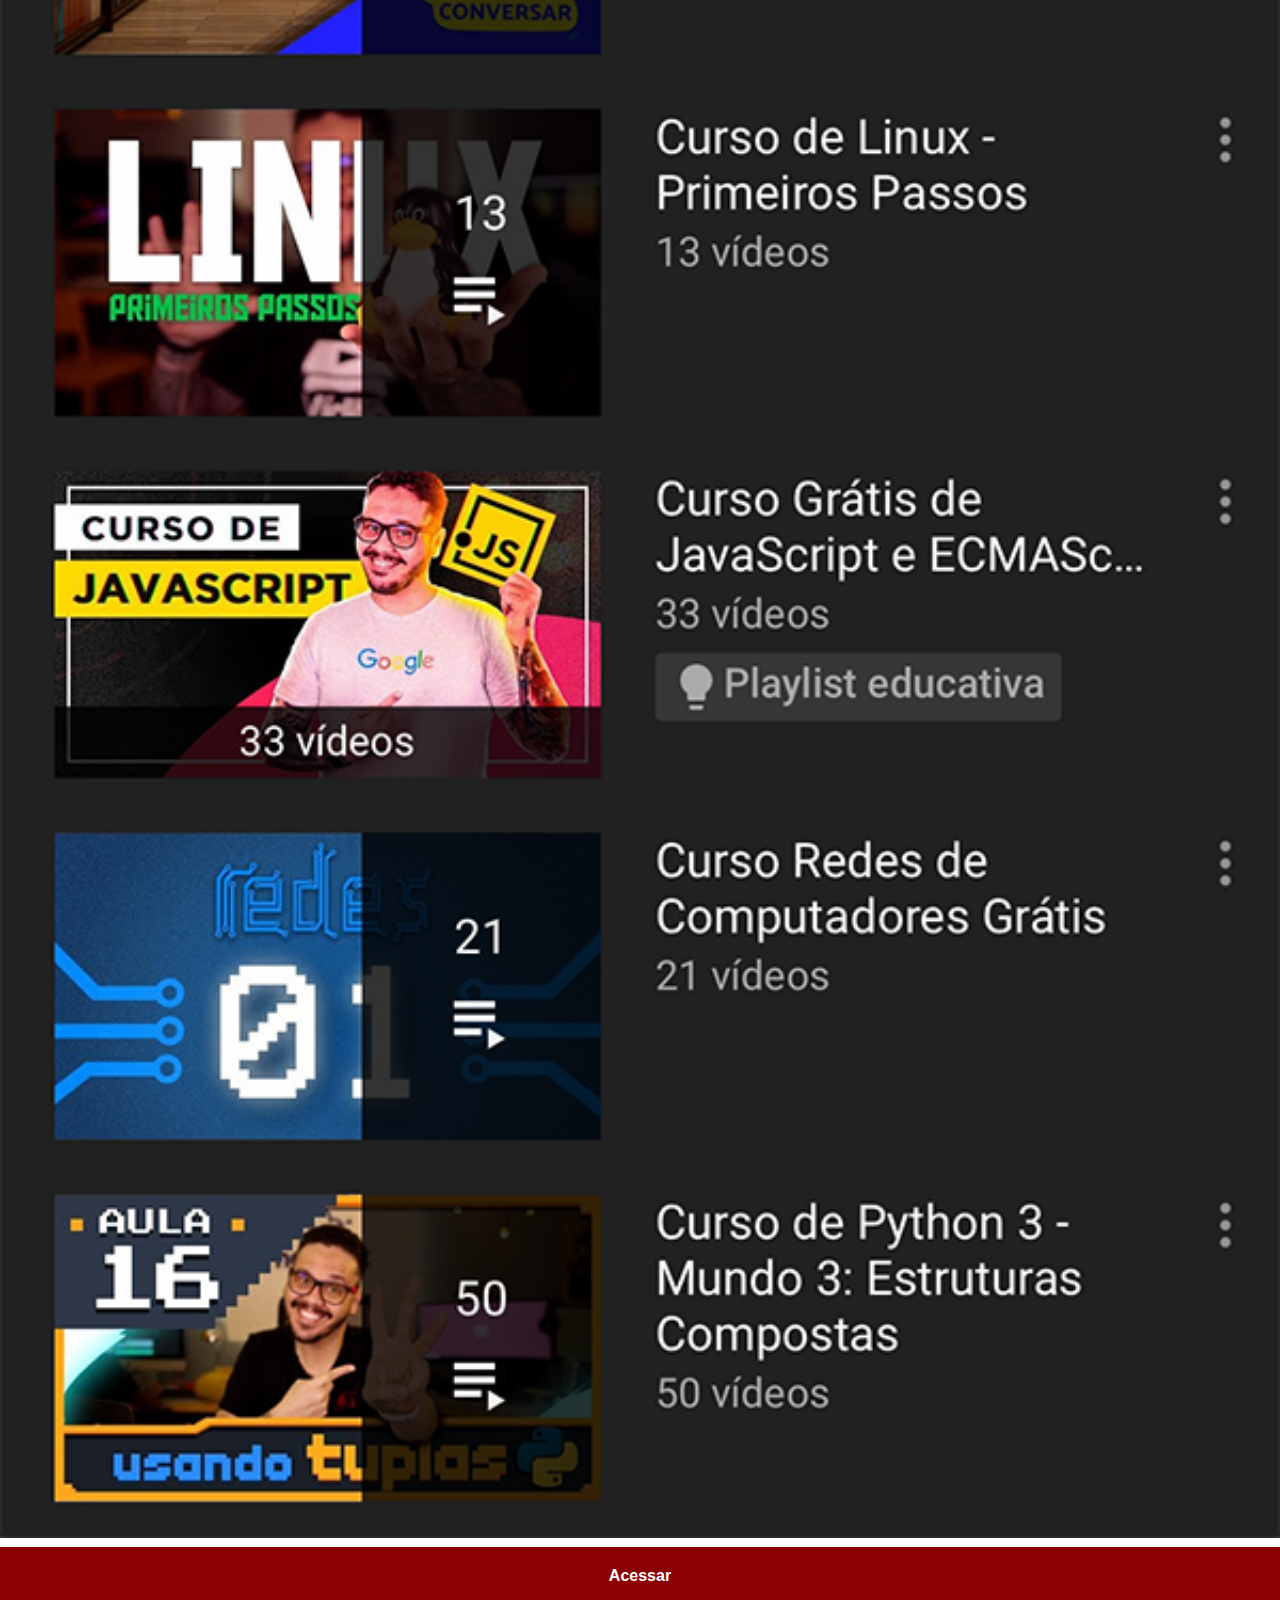
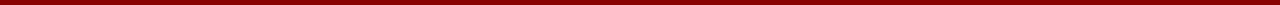
<file: youtube.html>
<!DOCTYPE html>
<html lang="pt-BR">
    <head>
        <meta charset="UTF-8">
        <meta http-equiv="X-UA-Compatible" content="IE=edge">
        <meta name="viewport" content="width=device-width, initial-scale=1.0">
        <title>YouTube</title>
        
        <!-- favicon -->
        <link rel="shortcut icon" href="favicon.ico" type="image/x-icon">

        <!-- css -->
        <link rel="stylesheet" href="css/social.css">
    </head>
    <body>
        <img src="imagens/tela-youtube.png" alt="YouTube">
        <a href="https://www.youtube.com/c/CursoemV%C3%ADdeo/playlists" hreflang="pt-BR" rel="external" target="_blank">Acessar</a>
    </body>
</html>
</file>
<file: css/social.css>
@charset "UTF-8";


* {
    margin: 0;
    padding: 0;
    box-sizing: border-box;
    font-family: Arial, Helvetica, sans-serif;
}

::-webkit-scrollbar {
    width: 0;
    height: 0;
}

img {
    width: 100%;
}

a {
    display: block;
    margin-top: 5px;
    background-color: darkred;
    padding: 20px;
    text-align: center;
    font-weight: bold;
    color: #fff;
    text-decoration: none;
    transition: all 3s;
}

a:hover {
    background-color: red;
}
</file>
